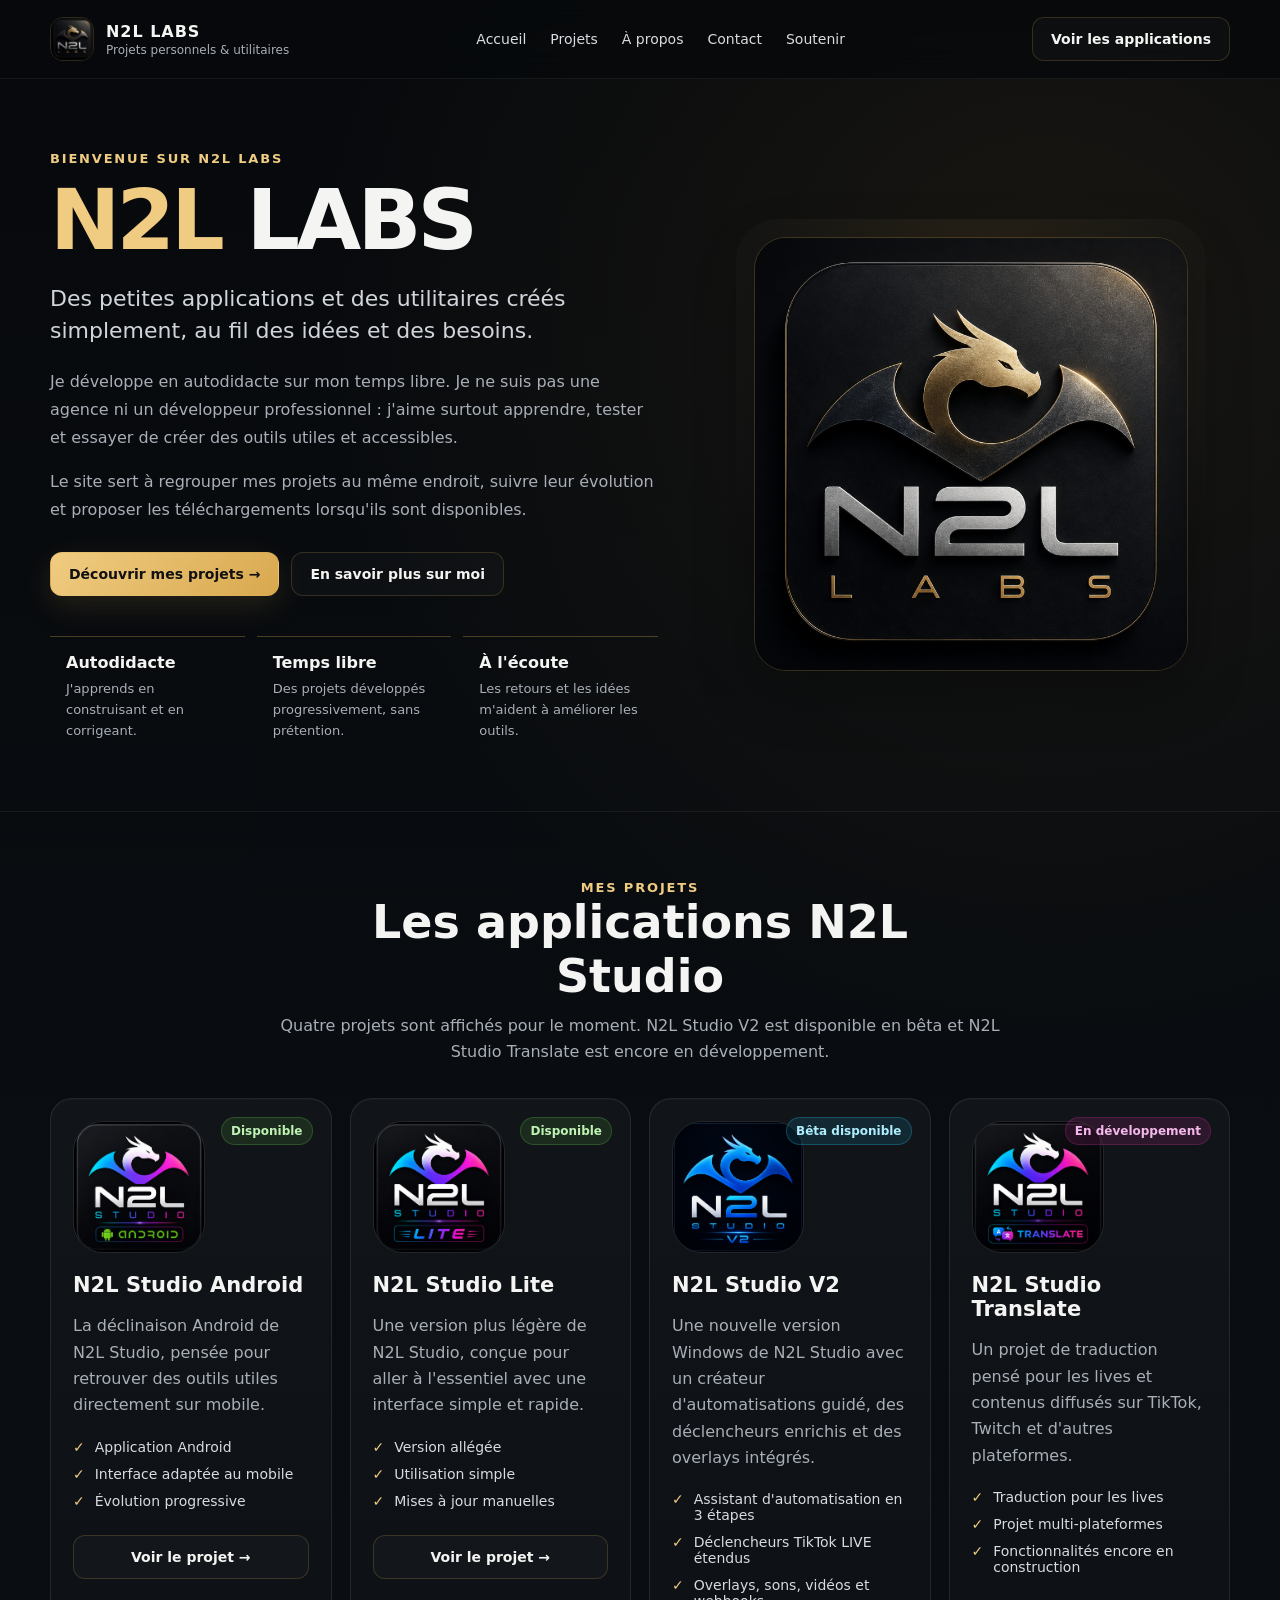
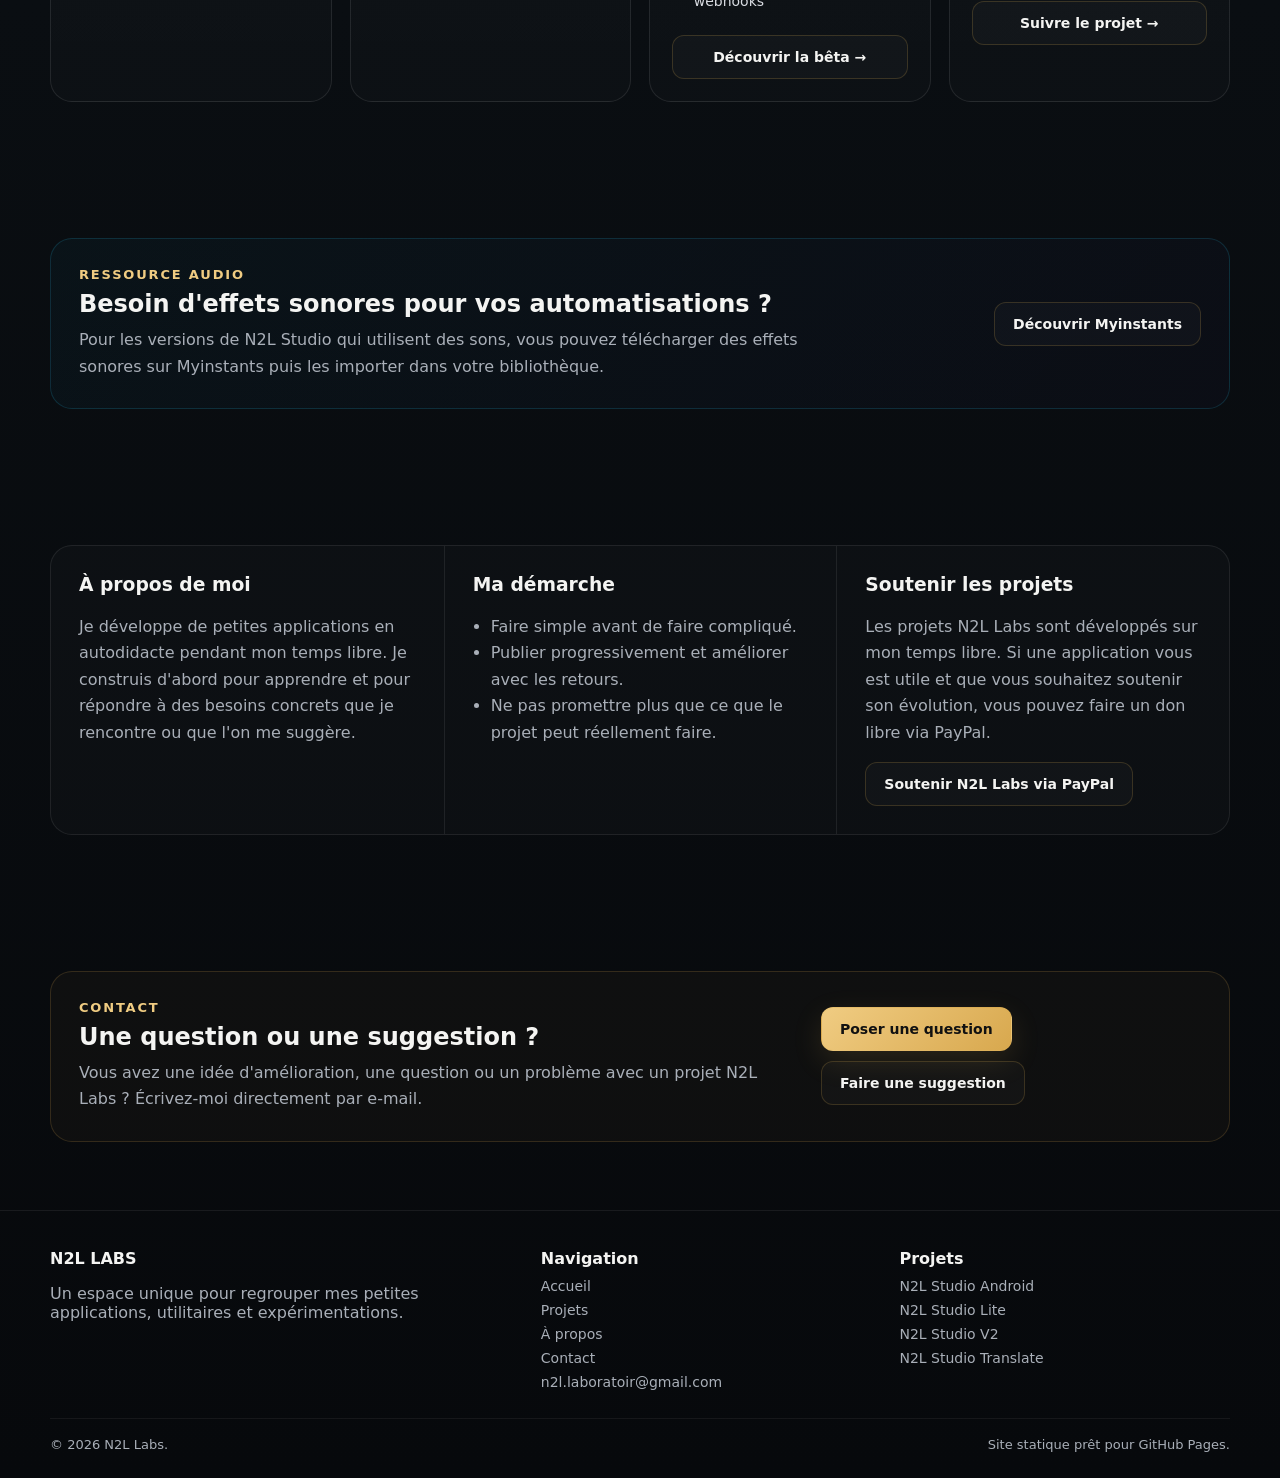
<file: index.html>
<!doctype html>
<html lang="fr">
<head>
  <meta charset="utf-8">
  <meta name="viewport" content="width=device-width, initial-scale=1">
  <meta name="description" content="N2L Labs regroupe mes petites applications et utilitaires développés en autodidacte sur mon temps libre.">
  <meta name="theme-color" content="#080b0e">
  <title>N2L Labs | Applications et utilitaires</title>
  <link rel="stylesheet" href="assets/css/style.css">
</head>
<body>
<header class="site-header">
  <div class="container navbar">
    <a class="brand" href="index.html" aria-label="N2L Labs, accueil">
      <img class="brand-mark" src="assets/img/n2l-labs.jpg" alt="Logo N2L Labs">
      <div class="brand-copy"><strong>N2L LABS</strong><span>Projets personnels & utilitaires</span></div>
    </a>
    <button class="menu-toggle" type="button" aria-expanded="false" aria-label="Ouvrir le menu">Menu</button>
    <nav class="nav-links" aria-label="Navigation principale">
      <a href="#accueil">Accueil</a>
      <a href="#projets">Projets</a>
      <a href="#apropos">À propos</a>
      <a href="#contact">Contact</a>
      <a href="#support">Soutenir</a>
    </nav>
    <a class="btn btn-secondary" href="#projets">Voir les applications</a>
  </div>
</header>

<main>
  <section class="hero" id="accueil">
    <div class="container hero-grid">
      <div class="hero-copy">
        <div class="eyebrow">Bienvenue sur N2L Labs</div>
        <h1><span class="gold">N2L</span> LABS</h1>
        <p class="lead">Des petites applications et des utilitaires créés simplement, au fil des idées et des besoins.</p>
        <p>Je développe en autodidacte sur mon temps libre. Je ne suis pas une agence ni un développeur professionnel : j'aime surtout apprendre, tester et essayer de créer des outils utiles et accessibles.</p>
        <p>Le site sert à regrouper mes projets au même endroit, suivre leur évolution et proposer les téléchargements lorsqu'ils sont disponibles.</p>
        <div class="hero-actions">
          <a class="btn btn-primary" href="#projets">Découvrir mes projets →</a>
          <a class="btn btn-secondary" href="#apropos">En savoir plus sur moi</a>
        </div>
        <div class="traits" aria-label="Ma démarche">
          <div class="trait"><strong>Autodidacte</strong><span>J'apprends en construisant et en corrigeant.</span></div>
          <div class="trait"><strong>Temps libre</strong><span>Des projets développés progressivement, sans prétention.</span></div>
          <div class="trait"><strong>À l'écoute</strong><span>Les retours et les idées m'aident à améliorer les outils.</span></div>
        </div>
      </div>
      <div class="hero-visual">
        <div class="hero-logo-wrap"><img class="hero-logo" src="assets/img/n2l-labs.jpg" alt="Logo premium noir et or de N2L Labs"></div>
      </div>
    </div>
  </section>

  <section class="section" id="projets">
    <div class="container">
      <div class="section-head">
        <div class="eyebrow">Mes projets</div>
        <h2>Les applications N2L Studio</h2>
        <p>Quatre projets sont affichés pour le moment. N2L Studio V2 est disponible en bêta et N2L Studio Translate est encore en développement.</p>
      </div>

      <div class="projects">
        <article class="project-card">
          <span class="badge badge-live">Disponible</span>
          <img class="project-logo" src="assets/img/n2l-studio-android.png" alt="Logo N2L Studio Android">
          <h3>N2L Studio Android</h3>
          <p>La déclinaison Android de N2L Studio, pensée pour retrouver des outils utiles directement sur mobile.</p>
          <ul class="feature-list">
            <li>Application Android</li>
            <li>Interface adaptée au mobile</li>
            <li>Évolution progressive</li>
          </ul>
          <a class="btn btn-secondary" href="projects/studio-android.html">Voir le projet →</a>
        </article>

        <article class="project-card">
          <span class="badge badge-live">Disponible</span>
          <img class="project-logo" src="assets/img/n2l-studio-lite.png" alt="Logo N2L Studio Lite">
          <h3>N2L Studio Lite</h3>
          <p>Une version plus légère de N2L Studio, conçue pour aller à l'essentiel avec une interface simple et rapide.</p>
          <ul class="feature-list">
            <li>Version allégée</li>
            <li>Utilisation simple</li>
            <li>Mises à jour manuelles</li>
          </ul>
          <a class="btn btn-secondary" href="projects/studio-lite.html">Voir le projet →</a>
        </article>

        <article class="project-card">
          <span class="badge badge-beta">Bêta disponible</span>
          <img class="project-logo" src="assets/img/n2l-studio-v2.png" alt="Logo N2L Studio V2">
          <h3>N2L Studio V2</h3>
          <p>Une nouvelle version Windows de N2L Studio avec un créateur d'automatisations guidé, des déclencheurs enrichis et des overlays intégrés.</p>
          <ul class="feature-list">
            <li>Assistant d'automatisation en 3 étapes</li>
            <li>Déclencheurs TikTok LIVE étendus</li>
            <li>Overlays, sons, vidéos et webhooks</li>
          </ul>
          <a class="btn btn-secondary" href="projects/studio-v2.html">Découvrir la bêta →</a>
        </article>

        <article class="project-card">
          <span class="badge badge-dev">En développement</span>
          <img class="project-logo" src="assets/img/n2l-studio-translate.png" alt="Logo N2L Studio Translate">
          <h3>N2L Studio Translate</h3>
          <p>Un projet de traduction pensé pour les lives et contenus diffusés sur TikTok, Twitch et d'autres plateformes.</p>
          <ul class="feature-list">
            <li>Traduction pour les lives</li>
            <li>Projet multi-plateformes</li>
            <li>Fonctionnalités encore en construction</li>
          </ul>
          <a class="btn btn-secondary" href="projects/translate.html">Suivre le projet →</a>
        </article>
      </div>
    </div>
  </section>

  <section class="section">
    <div class="container">
      <div class="resource-strip">
        <div>
          <div class="eyebrow">Ressource audio</div>
          <h2>Besoin d'effets sonores pour vos automatisations ?</h2>
          <p>Pour les versions de N2L Studio qui utilisent des sons, vous pouvez télécharger des effets sonores sur Myinstants puis les importer dans votre bibliothèque.</p>
        </div>
        <a class="btn btn-secondary" href="https://www.myinstants.com/fr/index/fr/" target="_blank" rel="noopener noreferrer">Découvrir Myinstants</a>
      </div>
    </div>
  </section>

  <section class="section" id="apropos">
    <div class="container about-grid">
      <div class="about-panel">
        <h3>À propos de moi</h3>
        <p>Je développe de petites applications en autodidacte pendant mon temps libre. Je construis d'abord pour apprendre et pour répondre à des besoins concrets que je rencontre ou que l'on me suggère.</p>
      </div>
      <div class="about-panel">
        <h3>Ma démarche</h3>
        <ul>
          <li>Faire simple avant de faire compliqué.</li>
          <li>Publier progressivement et améliorer avec les retours.</li>
          <li>Ne pas promettre plus que ce que le projet peut réellement faire.</li>
        </ul>
      </div>
      <div class="about-panel" id="support">
        <h3>Soutenir les projets</h3>
        <p>Les projets N2L Labs sont développés sur mon temps libre. Si une application vous est utile et que vous souhaitez soutenir son évolution, vous pouvez faire un don libre via PayPal.</p>
        <a class="btn btn-secondary" href="https://paypal.me/N2LStudio" target="_blank" rel="noopener noreferrer">Soutenir N2L Labs via PayPal</a>
      </div>
    </div>
  </section>

  <section class="section" id="contact">
    <div class="container">
      <div class="contact-strip">
        <div>
          <div class="eyebrow">Contact</div>
          <h2>Une question ou une suggestion ?</h2>
          <p>Vous avez une idée d'amélioration, une question ou un problème avec un projet N2L Labs ? Écrivez-moi directement par e-mail.</p>
        </div>
        <div class="contact-actions">
          <a class="btn btn-primary" href="mailto:n2l.laboratoir@gmail.com?subject=Question%20-%20N2L%20Labs">Poser une question</a>
          <a class="btn btn-secondary" href="mailto:n2l.laboratoir@gmail.com?subject=Suggestion%20-%20N2L%20Labs">Faire une suggestion</a>
        </div>
      </div>
    </div>
  </section>

</main>

<footer>
  <div class="container">
    <div class="footer-grid">
      <div>
        <div class="footer-title">N2L LABS</div>
        <p>Un espace unique pour regrouper mes petites applications, utilitaires et expérimentations.</p>
      </div>
      <div>
        <div class="footer-title">Navigation</div>
        <div class="footer-links"><a href="#accueil">Accueil</a><a href="#projets">Projets</a><a href="#apropos">À propos</a><a href="#contact">Contact</a><a href="mailto:n2l.laboratoir@gmail.com">n2l.laboratoir@gmail.com</a></div>
      </div>
      <div>
        <div class="footer-title">Projets</div>
        <div class="footer-links"><a href="projects/studio-android.html">N2L Studio Android</a><a href="projects/studio-lite.html">N2L Studio Lite</a><a href="projects/studio-v2.html">N2L Studio V2</a><a href="projects/translate.html">N2L Studio Translate</a></div>
      </div>
    </div>
    <div class="footer-bottom"><span>© <span data-year></span> N2L Labs.</span><span>Site statique prêt pour GitHub Pages.</span></div>
  </div>
</footer>
<script src="assets/js/main.js"></script>
</body>
</html>
</file>
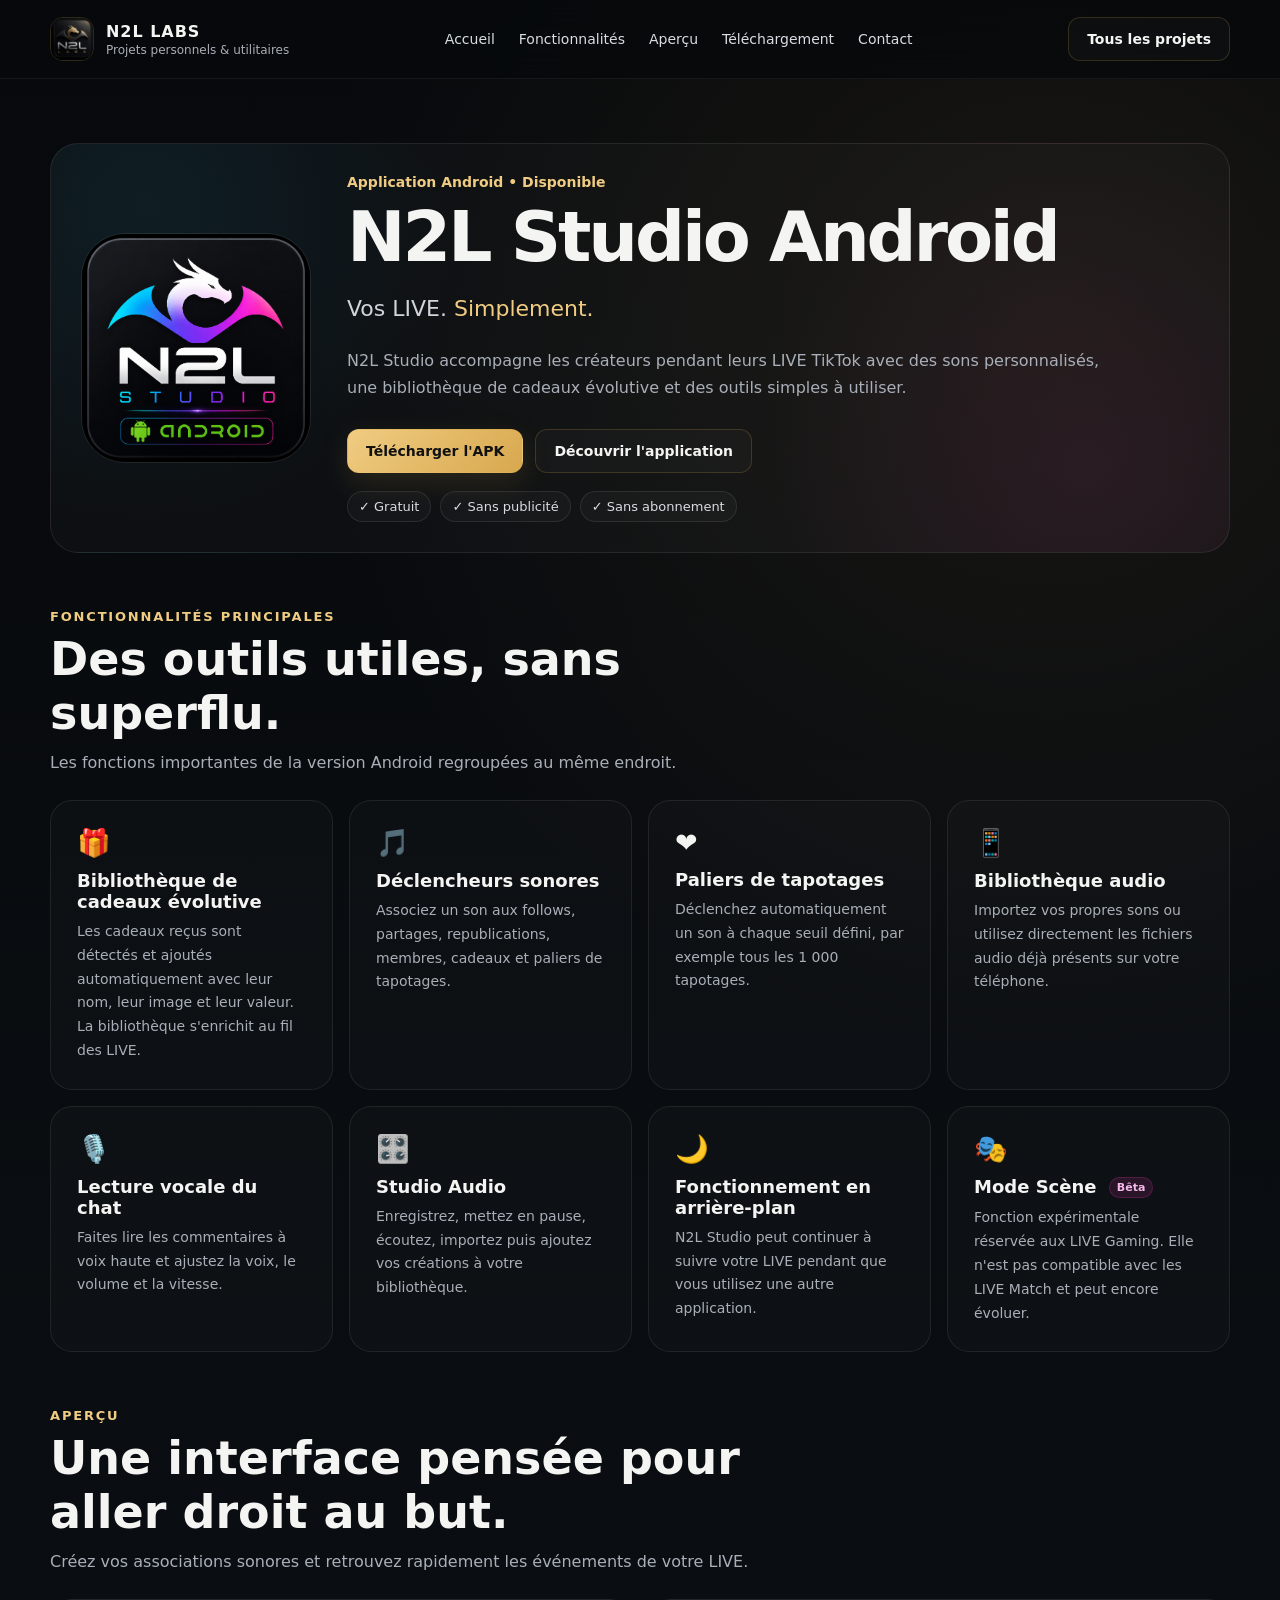
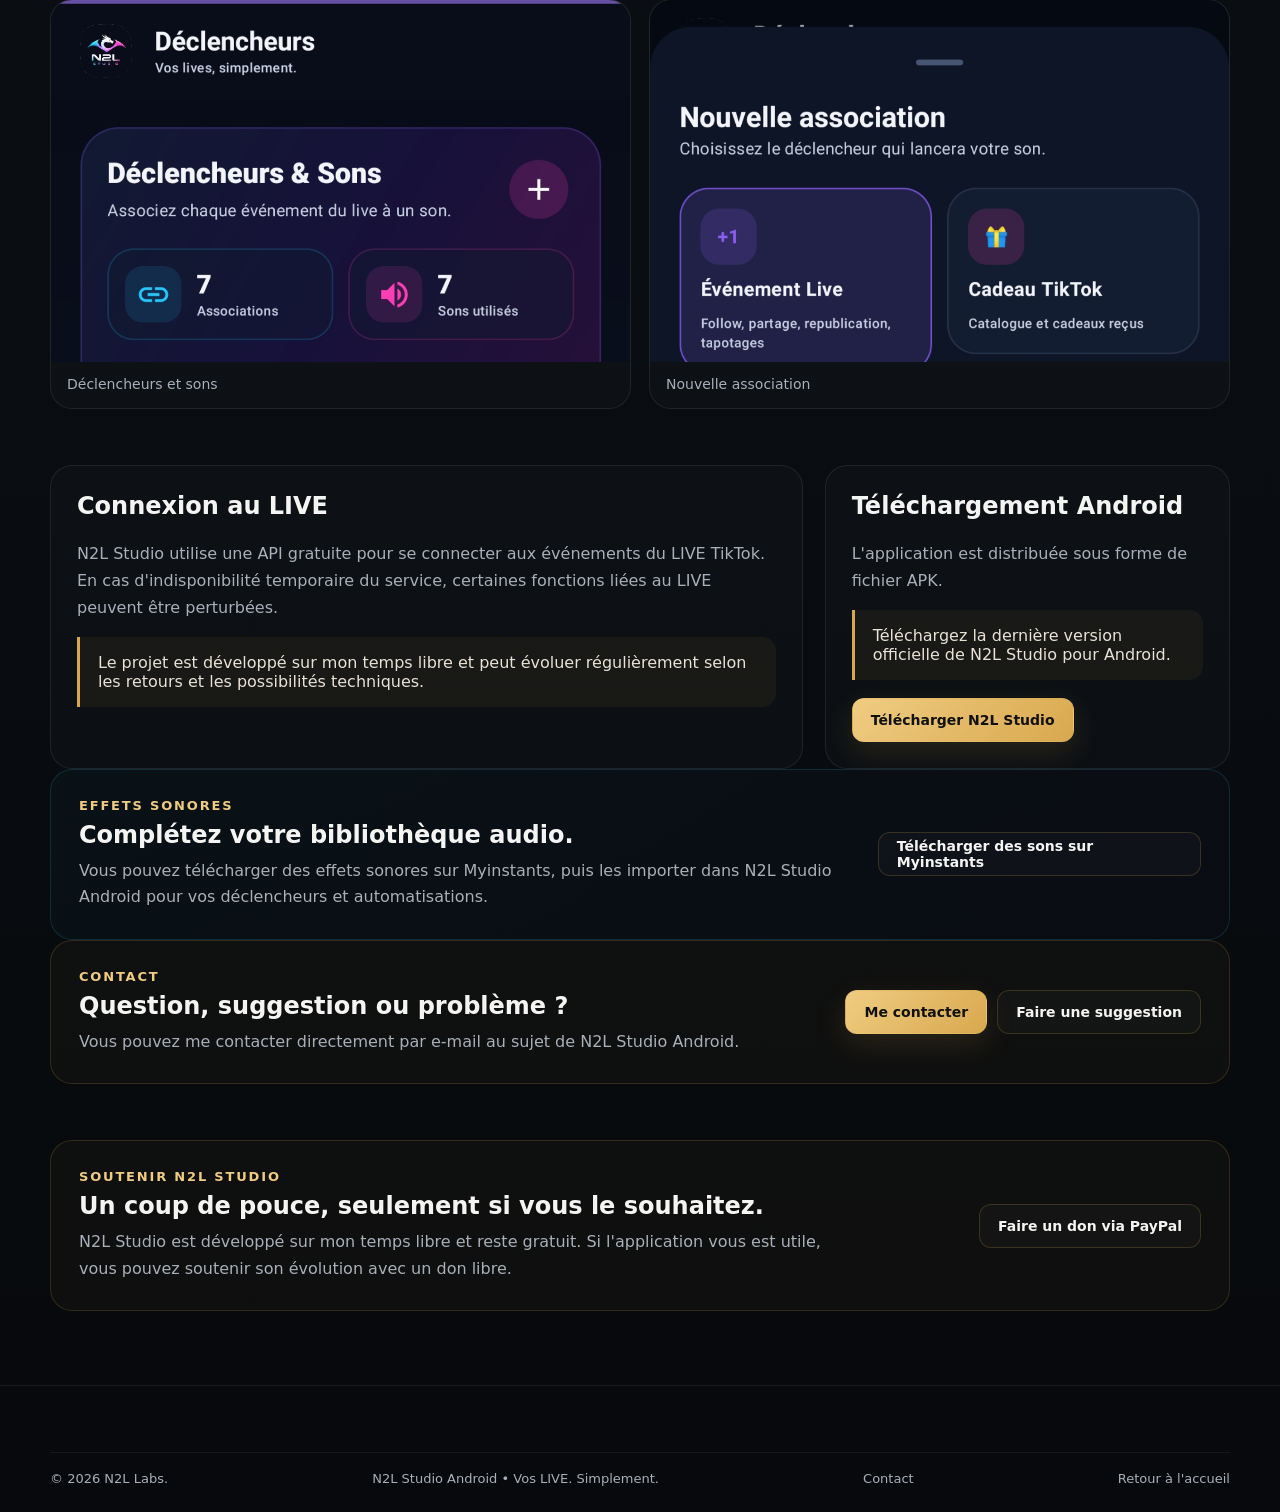
<file: projects/studio-android.html>
<!doctype html>
<html lang="fr">
<head>
  <meta charset="utf-8">
  <meta name="viewport" content="width=device-width, initial-scale=1">
  <meta name="description" content="N2L Studio Android, application gratuite pour accompagner vos LIVE TikTok avec des sons personnalisés et des outils simples.">
  <meta name="theme-color" content="#080b0e">
  <title>N2L Studio Android | N2L Labs</title>
  <link rel="icon" href="../assets/img/n2l-studio-android.png">
  <link rel="stylesheet" href="../assets/css/style.css">
</head>
<body>
<header class="site-header">
  <div class="container navbar">
    <a class="brand" href="../index.html"><img class="brand-mark" src="../assets/img/n2l-labs.jpg" alt="Logo N2L Labs"><div class="brand-copy"><strong>N2L LABS</strong><span>Projets personnels & utilitaires</span></div></a>
    <button class="menu-toggle" type="button" aria-expanded="false" aria-label="Ouvrir le menu">Menu</button>
    <nav class="nav-links"><a href="../index.html">Accueil</a><a href="#fonctionnalites">Fonctionnalités</a><a href="#apercu">Aperçu</a><a href="#download">Téléchargement</a><a href="#contact">Contact</a></nav>
    <a class="btn btn-secondary" href="../index.html#projets">Tous les projets</a>
  </div>
</header>

<main class="project-page android-project-page">
  <div class="container">
    <section class="project-hero android-hero">
      <img src="../assets/img/n2l-studio-android.png" alt="Logo N2L Studio Android">
      <div>
        <div class="status-line">Application Android • Disponible</div>
        <h1>N2L Studio Android</h1>
        <p class="lead">Vos LIVE. <span class="gold">Simplement.</span></p>
        <p>N2L Studio accompagne les créateurs pendant leurs LIVE TikTok avec des sons personnalisés, une bibliothèque de cadeaux évolutive et des outils simples à utiliser.</p>
        <div class="hero-actions">
          <a class="btn btn-primary" href="#download">Télécharger l'APK</a>
          <a class="btn btn-secondary" href="#fonctionnalites">Découvrir l'application</a>
        </div>
        <div class="app-pills" aria-label="Caractéristiques principales">
          <span>✓ Gratuit</span><span>✓ Sans publicité</span><span>✓ Sans abonnement</span>
        </div>
      </div>
    </section>

    <section class="project-section" id="fonctionnalites">
      <div class="section-head left-head">
        <div class="eyebrow">Fonctionnalités principales</div>
        <h2>Des outils utiles, sans superflu.</h2>
        <p>Les fonctions importantes de la version Android regroupées au même endroit.</p>
      </div>
      <div class="feature-cards android-features">
        <article class="content-box feature-box"><div class="feature-icon">🎁</div><h3>Bibliothèque de cadeaux évolutive</h3><p>Les cadeaux reçus sont détectés et ajoutés automatiquement avec leur nom, leur image et leur valeur. La bibliothèque s'enrichit au fil des LIVE.</p></article>
        <article class="content-box feature-box"><div class="feature-icon">🎵</div><h3>Déclencheurs sonores</h3><p>Associez un son aux follows, partages, republications, membres, cadeaux et paliers de tapotages.</p></article>
        <article class="content-box feature-box"><div class="feature-icon">❤️</div><h3>Paliers de tapotages</h3><p>Déclenchez automatiquement un son à chaque seuil défini, par exemple tous les 1 000 tapotages.</p></article>
        <article class="content-box feature-box"><div class="feature-icon">📱</div><h3>Bibliothèque audio</h3><p>Importez vos propres sons ou utilisez directement les fichiers audio déjà présents sur votre téléphone.</p></article>
        <article class="content-box feature-box"><div class="feature-icon">🎙️</div><h3>Lecture vocale du chat</h3><p>Faites lire les commentaires à voix haute et ajustez la voix, le volume et la vitesse.</p></article>
        <article class="content-box feature-box"><div class="feature-icon">🎛️</div><h3>Studio Audio</h3><p>Enregistrez, mettez en pause, écoutez, importez puis ajoutez vos créations à votre bibliothèque.</p></article>
        <article class="content-box feature-box"><div class="feature-icon">🌙</div><h3>Fonctionnement en arrière-plan</h3><p>N2L Studio peut continuer à suivre votre LIVE pendant que vous utilisez une autre application.</p></article>
        <article class="content-box feature-box"><div class="feature-icon">🎭</div><h3>Mode Scène <span class="mini-badge">Bêta</span></h3><p>Fonction expérimentale réservée aux LIVE Gaming. Elle n'est pas compatible avec les LIVE Match et peut encore évoluer.</p></article>
      </div>
    </section>

    <section class="project-section" id="apercu">
      <div class="section-head left-head">
        <div class="eyebrow">Aperçu</div>
        <h2>Une interface pensée pour aller droit au but.</h2>
        <p>Créez vos associations sonores et retrouvez rapidement les événements de votre LIVE.</p>
      </div>
      <div class="android-gallery">
        <figure class="screenshot-box"><img src="../assets/img/android/triggers-dashboard.png" alt="Tableau des déclencheurs de N2L Studio Android"><figcaption>Déclencheurs et sons</figcaption></figure>
        <figure class="screenshot-box"><img src="../assets/img/android/association-events.png" alt="Création d'une nouvelle association dans N2L Studio Android"><figcaption>Nouvelle association</figcaption></figure>
      </div>
    </section>

    <section class="project-section">
      <div class="content-grid android-info-grid">
        <section class="content-box">
          <h2>Connexion au LIVE</h2>
          <p>N2L Studio utilise une API gratuite pour se connecter aux événements du LIVE TikTok. En cas d'indisponibilité temporaire du service, certaines fonctions liées au LIVE peuvent être perturbées.</p>
          <div class="notice">Le projet est développé sur mon temps libre et peut évoluer régulièrement selon les retours et les possibilités techniques.</div>
        </section>
        <aside class="content-box" id="download">
          <h2>Téléchargement Android</h2>
          <p>L'application est distribuée sous forme de fichier APK.</p>
          <div class="notice">Téléchargez la dernière version officielle de N2L Studio pour Android.</div>
          <div class="download-actions">
            <a class="btn btn-primary" href="https://github.com/n2llaboratoir-sketch/n2l-studio/releases/latest/download/N2L-Studio.apk">Télécharger N2L Studio</a>
          </div>
        </aside>
      </div>
    </section>


    <section class="project-section resource-strip">
      <div>
        <div class="eyebrow">Effets sonores</div>
        <h2>Complétez votre bibliothèque audio.</h2>
        <p>Vous pouvez télécharger des effets sonores sur Myinstants, puis les importer dans N2L Studio Android pour vos déclencheurs et automatisations.</p>
      </div>
      <a class="btn btn-secondary" href="https://www.myinstants.com/fr/index/fr/" target="_blank" rel="noopener noreferrer">Télécharger des sons sur Myinstants</a>
    </section>

    <section class="project-section contact-strip" id="contact">
      <div>
        <div class="eyebrow">Contact</div>
        <h2>Question, suggestion ou problème ?</h2>
        <p>Vous pouvez me contacter directement par e-mail au sujet de N2L Studio Android.</p>
      </div>
      <div class="contact-actions">
        <a class="btn btn-primary" href="mailto:n2l.laboratoir@gmail.com?subject=Question%20-%20N2L%20Studio%20Android">Me contacter</a>
        <a class="btn btn-secondary" href="mailto:n2l.laboratoir@gmail.com?subject=Suggestion%20-%20N2L%20Studio%20Android">Faire une suggestion</a>
      </div>
    </section>

    <section class="project-section support-strip">
      <div>
        <div class="eyebrow">Soutenir N2L Studio</div>
        <h2>Un coup de pouce, seulement si vous le souhaitez.</h2>
        <p>N2L Studio est développé sur mon temps libre et reste gratuit. Si l'application vous est utile, vous pouvez soutenir son évolution avec un don libre.</p>
      </div>
      <a class="btn btn-secondary" href="https://paypal.me/N2LStudio" target="_blank" rel="noopener">Faire un don via PayPal</a>
    </section>
  </div>
</main>

<footer><div class="container"><div class="footer-bottom"><span>© <span data-year></span> N2L Labs.</span><span>N2L Studio Android • Vos LIVE. Simplement.</span><a href="mailto:n2l.laboratoir@gmail.com">Contact</a><a href="../index.html">Retour à l'accueil</a></div></div></footer>
<script src="../assets/js/main.js"></script>
</body>
</html>
</file>
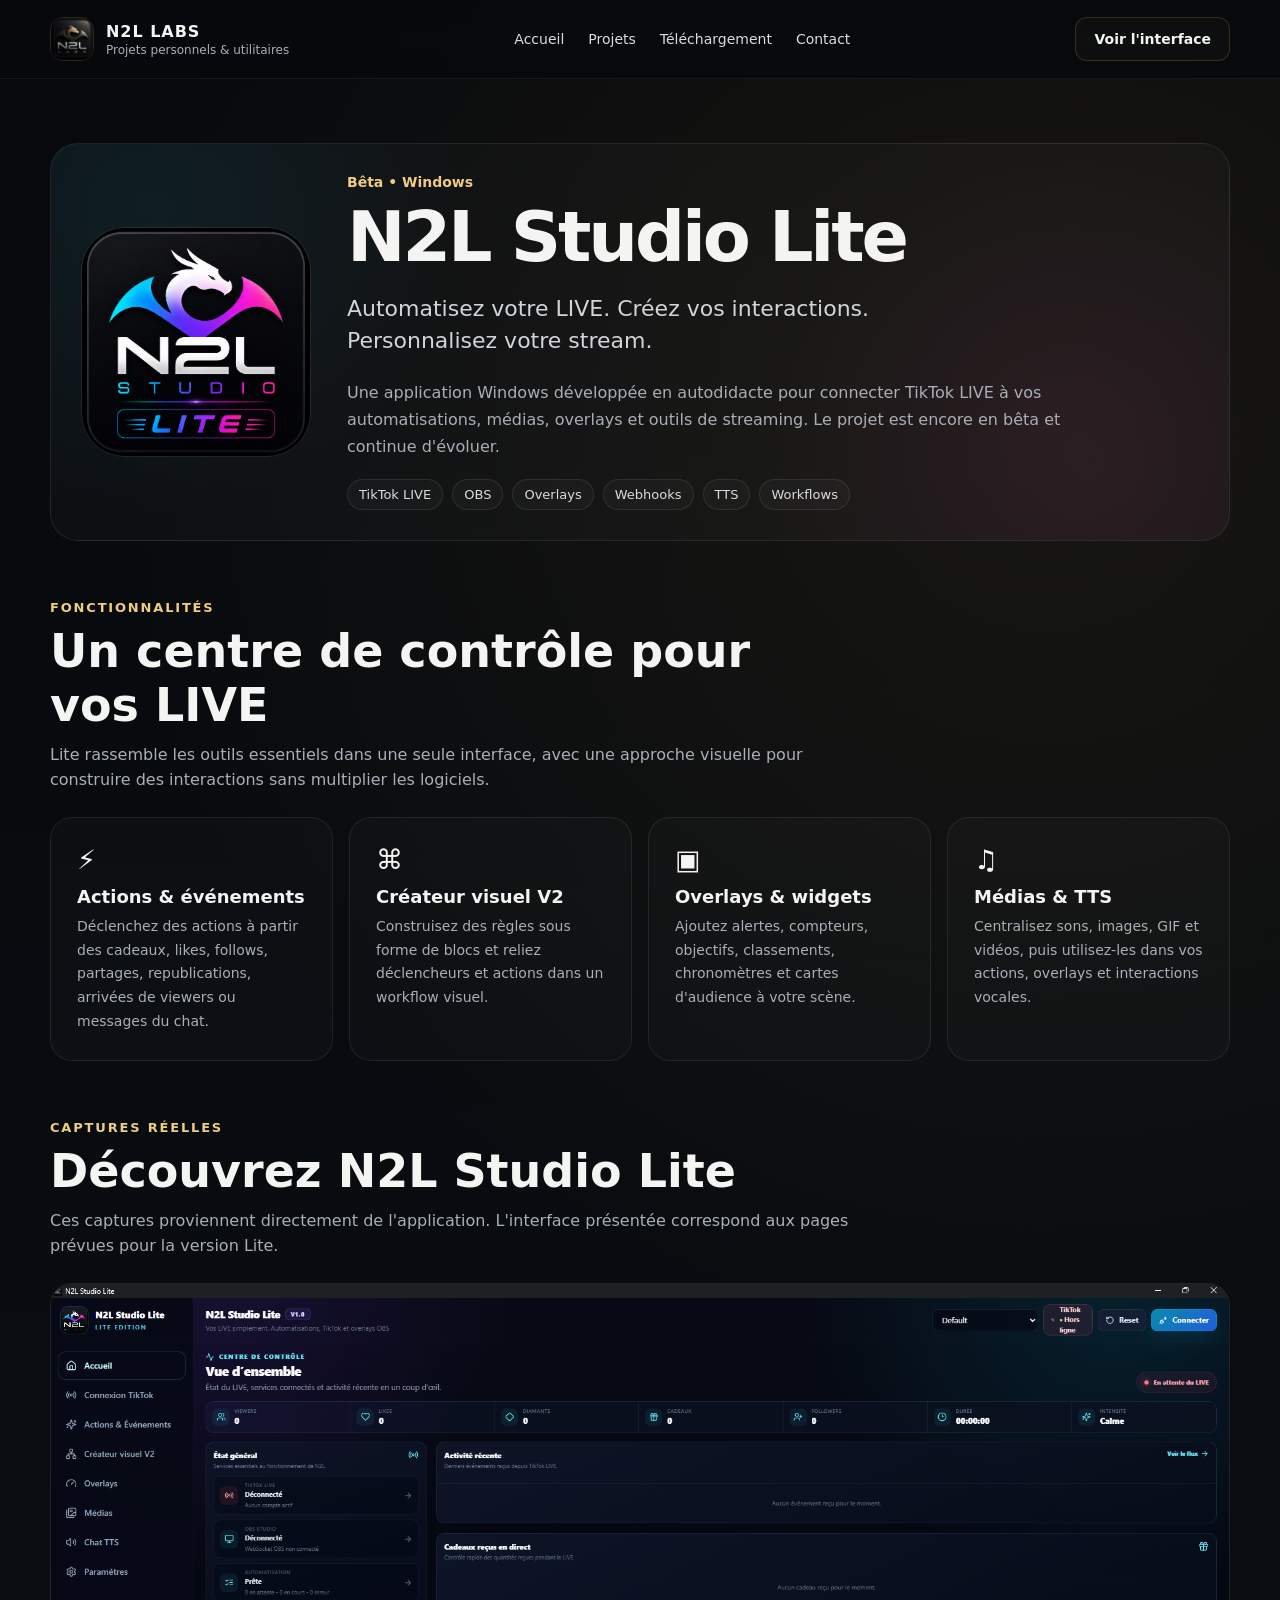
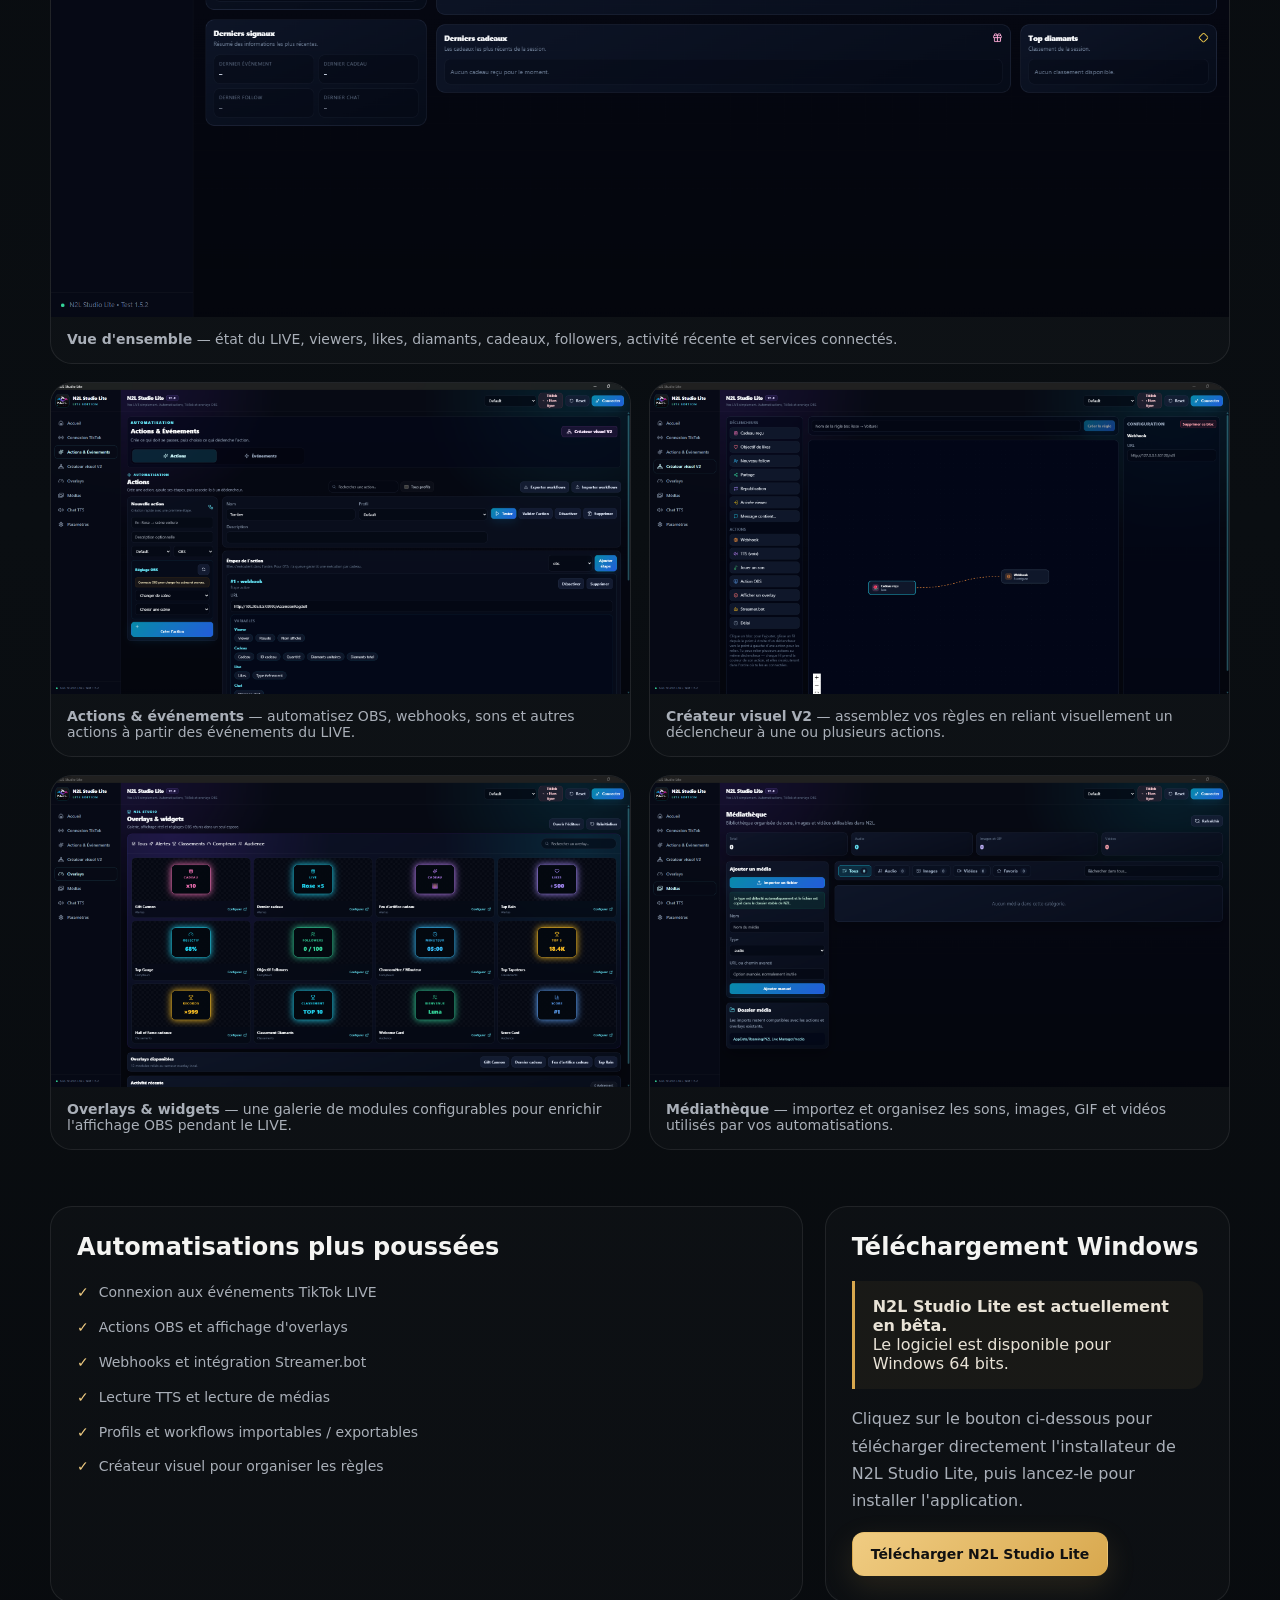
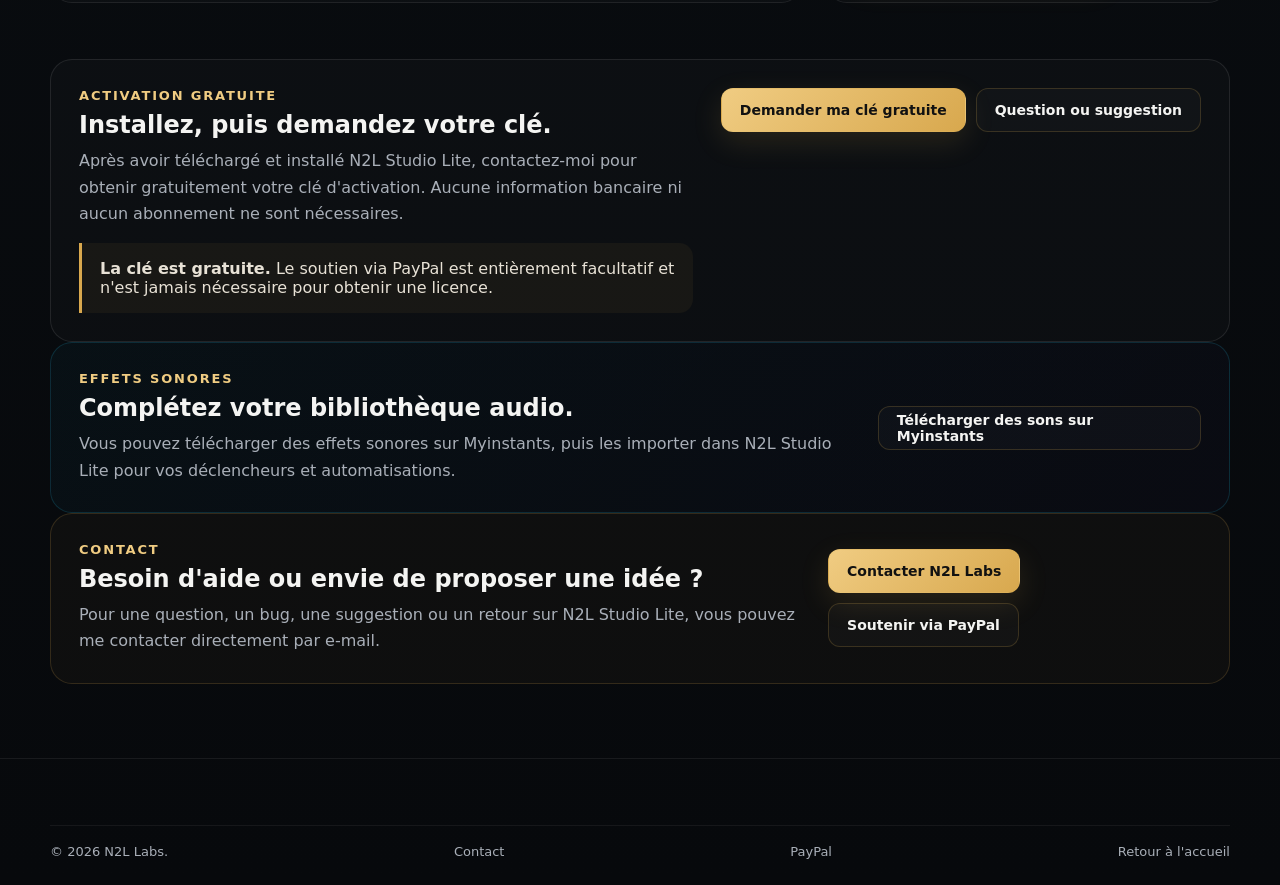
<file: projects/studio-lite.html>
<!doctype html>
<html lang="fr">
<head>
  <meta charset="utf-8">
  <meta name="viewport" content="width=device-width, initial-scale=1">
  <meta name="description" content="N2L Studio Lite, application Windows en bêta pour automatiser et enrichir les LIVE TikTok avec OBS, overlays, webhooks, TTS et workflows.">
  <meta name="theme-color" content="#080b0e">
  <title>N2L Studio Lite | N2L Labs</title>
  <link rel="stylesheet" href="../assets/css/style.css">
</head>
<body>
<header class="site-header">
  <div class="container navbar">
    <a class="brand" href="../index.html"><img class="brand-mark" src="../assets/img/n2l-labs.jpg" alt="Logo N2L Labs"><div class="brand-copy"><strong>N2L LABS</strong><span>Projets personnels & utilitaires</span></div></a>
    <button class="menu-toggle" type="button" aria-expanded="false" aria-label="Ouvrir le menu">Menu</button>
    <nav class="nav-links"><a href="../index.html">Accueil</a><a href="../index.html#projets">Projets</a><a href="#download">Téléchargement</a><a href="#contact">Contact</a></nav>
    <a class="btn btn-secondary" href="#captures">Voir l'interface</a>
  </div>
</header>
<main class="project-page android-project-page">
  <div class="container">
    <section class="project-hero android-hero">
      <img src="../assets/img/n2l-studio-lite.png" alt="Logo N2L Studio Lite">
      <div>
        <div class="status-line">Bêta • Windows</div>
        <h1>N2L Studio Lite</h1>
        <p class="lead">Automatisez votre LIVE. Créez vos interactions. Personnalisez votre stream.</p>
        <p>Une application Windows développée en autodidacte pour connecter TikTok LIVE à vos automatisations, médias, overlays et outils de streaming. Le projet est encore en bêta et continue d'évoluer.</p>
        <div class="app-pills"><span>TikTok LIVE</span><span>OBS</span><span>Overlays</span><span>Webhooks</span><span>TTS</span><span>Workflows</span></div>
      </div>
    </section>

    <section class="project-section">
      <div class="section-head left-head"><span class="eyebrow">Fonctionnalités</span><h2>Un centre de contrôle pour vos LIVE</h2><p>Lite rassemble les outils essentiels dans une seule interface, avec une approche visuelle pour construire des interactions sans multiplier les logiciels.</p></div>
      <div class="feature-cards">
        <article class="content-box feature-box"><div class="feature-icon">⚡</div><h3>Actions & événements</h3><p>Déclenchez des actions à partir des cadeaux, likes, follows, partages, republications, arrivées de viewers ou messages du chat.</p></article>
        <article class="content-box feature-box"><div class="feature-icon">⌘</div><h3>Créateur visuel V2</h3><p>Construisez des règles sous forme de blocs et reliez déclencheurs et actions dans un workflow visuel.</p></article>
        <article class="content-box feature-box"><div class="feature-icon">▣</div><h3>Overlays & widgets</h3><p>Ajoutez alertes, compteurs, objectifs, classements, chronomètres et cartes d'audience à votre scène.</p></article>
        <article class="content-box feature-box"><div class="feature-icon">♫</div><h3>Médias & TTS</h3><p>Centralisez sons, images, GIF et vidéos, puis utilisez-les dans vos actions, overlays et interactions vocales.</p></article>
      </div>
    </section>

    <section class="project-section" id="captures">
      <div class="section-head left-head"><span class="eyebrow">Captures réelles</span><h2>Découvrez N2L Studio Lite</h2><p>Ces captures proviennent directement de l'application. L'interface présentée correspond aux pages prévues pour la version Lite.</p></div>
      <div class="android-gallery lite-gallery">
        <figure class="screenshot-box"><img src="../assets/img/lite/vue-ensemble.png" alt="Vue d'ensemble de N2L Studio Lite" loading="lazy"><figcaption><strong>Vue d'ensemble</strong> — état du LIVE, viewers, likes, diamants, cadeaux, followers, activité récente et services connectés.</figcaption></figure>
        <figure class="screenshot-box"><img src="../assets/img/lite/actions-evenements.png" alt="Actions et événements de N2L Studio Lite" loading="lazy"><figcaption><strong>Actions & événements</strong> — automatisez OBS, webhooks, sons et autres actions à partir des événements du LIVE.</figcaption></figure>
        <figure class="screenshot-box"><img src="../assets/img/lite/createur-visuel.png" alt="Créateur visuel V2 de N2L Studio Lite" loading="lazy"><figcaption><strong>Créateur visuel V2</strong> — assemblez vos règles en reliant visuellement un déclencheur à une ou plusieurs actions.</figcaption></figure>
        <figure class="screenshot-box"><img src="../assets/img/lite/overlays-widgets.png" alt="Galerie overlays et widgets de N2L Studio Lite" loading="lazy"><figcaption><strong>Overlays & widgets</strong> — une galerie de modules configurables pour enrichir l'affichage OBS pendant le LIVE.</figcaption></figure>
        <figure class="screenshot-box"><img src="../assets/img/lite/mediatheque.png" alt="Médiathèque de N2L Studio Lite" loading="lazy"><figcaption><strong>Médiathèque</strong> — importez et organisez les sons, images, GIF et vidéos utilisés par vos automatisations.</figcaption></figure>
      </div>
    </section>

    <section class="project-section">
      <div class="content-grid android-info-grid">
        <section class="content-box"><h2>Automatisations plus poussées</h2><ul class="feature-list"><li>Connexion aux événements TikTok LIVE</li><li>Actions OBS et affichage d'overlays</li><li>Webhooks et intégration Streamer.bot</li><li>Lecture TTS et lecture de médias</li><li>Profils et workflows importables / exportables</li><li>Créateur visuel pour organiser les règles</li></ul></section>
        <aside class="content-box" id="download">
          <h2>Téléchargement Windows</h2>
          <div class="notice"><strong>N2L Studio Lite est actuellement en bêta.</strong><br>Le logiciel est disponible pour Windows 64 bits.</div>
          <p>Cliquez sur le bouton ci-dessous pour télécharger directement l'installateur de N2L Studio Lite, puis lancez-le pour installer l'application.</p>
          <div class="download-actions"><a class="btn btn-primary" href="https://github.com/n2llaboratoir-sketch/N2L-Studio-Lite/releases/latest/download/N2L.Studio.Lite_1.0.0_x64-setup.exe">Télécharger N2L Studio Lite</a></div>
        </aside>
      </div>
    </section>

    <section class="project-section">
      <div class="license-strip">
        <div>
          <div class="eyebrow">Activation gratuite</div>
          <h2>Installez, puis demandez votre clé.</h2>
          <p>Après avoir téléchargé et installé N2L Studio Lite, contactez-moi pour obtenir gratuitement votre clé d'activation. Aucune information bancaire ni aucun abonnement ne sont nécessaires.</p>
          <div class="notice"><strong>La clé est gratuite.</strong> Le soutien via PayPal est entièrement facultatif et n'est jamais nécessaire pour obtenir une licence.</div>
        </div>
        <div class="contact-actions">
          <a class="btn btn-primary" href="mailto:n2l.laboratoir@gmail.com?subject=Demande%20de%20clé%20-%20N2L%20Studio%20Lite">Demander ma clé gratuite</a>
          <a class="btn btn-secondary" href="mailto:n2l.laboratoir@gmail.com?subject=Question%20ou%20suggestion%20-%20N2L%20Studio%20Lite">Question ou suggestion</a>
        </div>
      </div>
    </section>

    <section class="project-section resource-strip">
      <div>
        <div class="eyebrow">Effets sonores</div>
        <h2>Complétez votre bibliothèque audio.</h2>
        <p>Vous pouvez télécharger des effets sonores sur Myinstants, puis les importer dans N2L Studio Lite pour vos déclencheurs et automatisations.</p>
      </div>
      <a class="btn btn-secondary" href="https://www.myinstants.com/fr/index/fr/" target="_blank" rel="noopener noreferrer">Télécharger des sons sur Myinstants</a>
    </section>

    <section class="project-section contact-strip" id="contact">
      <div>
        <div class="eyebrow">Contact</div>
        <h2>Besoin d'aide ou envie de proposer une idée ?</h2>
        <p>Pour une question, un bug, une suggestion ou un retour sur N2L Studio Lite, vous pouvez me contacter directement par e-mail.</p>
      </div>
      <div class="contact-actions">
        <a class="btn btn-primary" href="mailto:n2l.laboratoir@gmail.com?subject=Contact%20-%20N2L%20Studio%20Lite">Contacter N2L Labs</a>
        <a class="btn btn-secondary" href="https://paypal.me/N2LStudio" target="_blank" rel="noopener noreferrer">Soutenir via PayPal</a>
      </div>
    </section>
  </div>
</main>
<footer><div class="container"><div class="footer-bottom"><span>© <span data-year></span> N2L Labs.</span><a href="mailto:n2l.laboratoir@gmail.com">Contact</a><a href="https://paypal.me/N2LStudio" target="_blank" rel="noopener noreferrer">PayPal</a><a href="../index.html">Retour à l'accueil</a></div></div></footer>
<script src="../assets/js/main.js"></script>
</body>
</html>
</file>
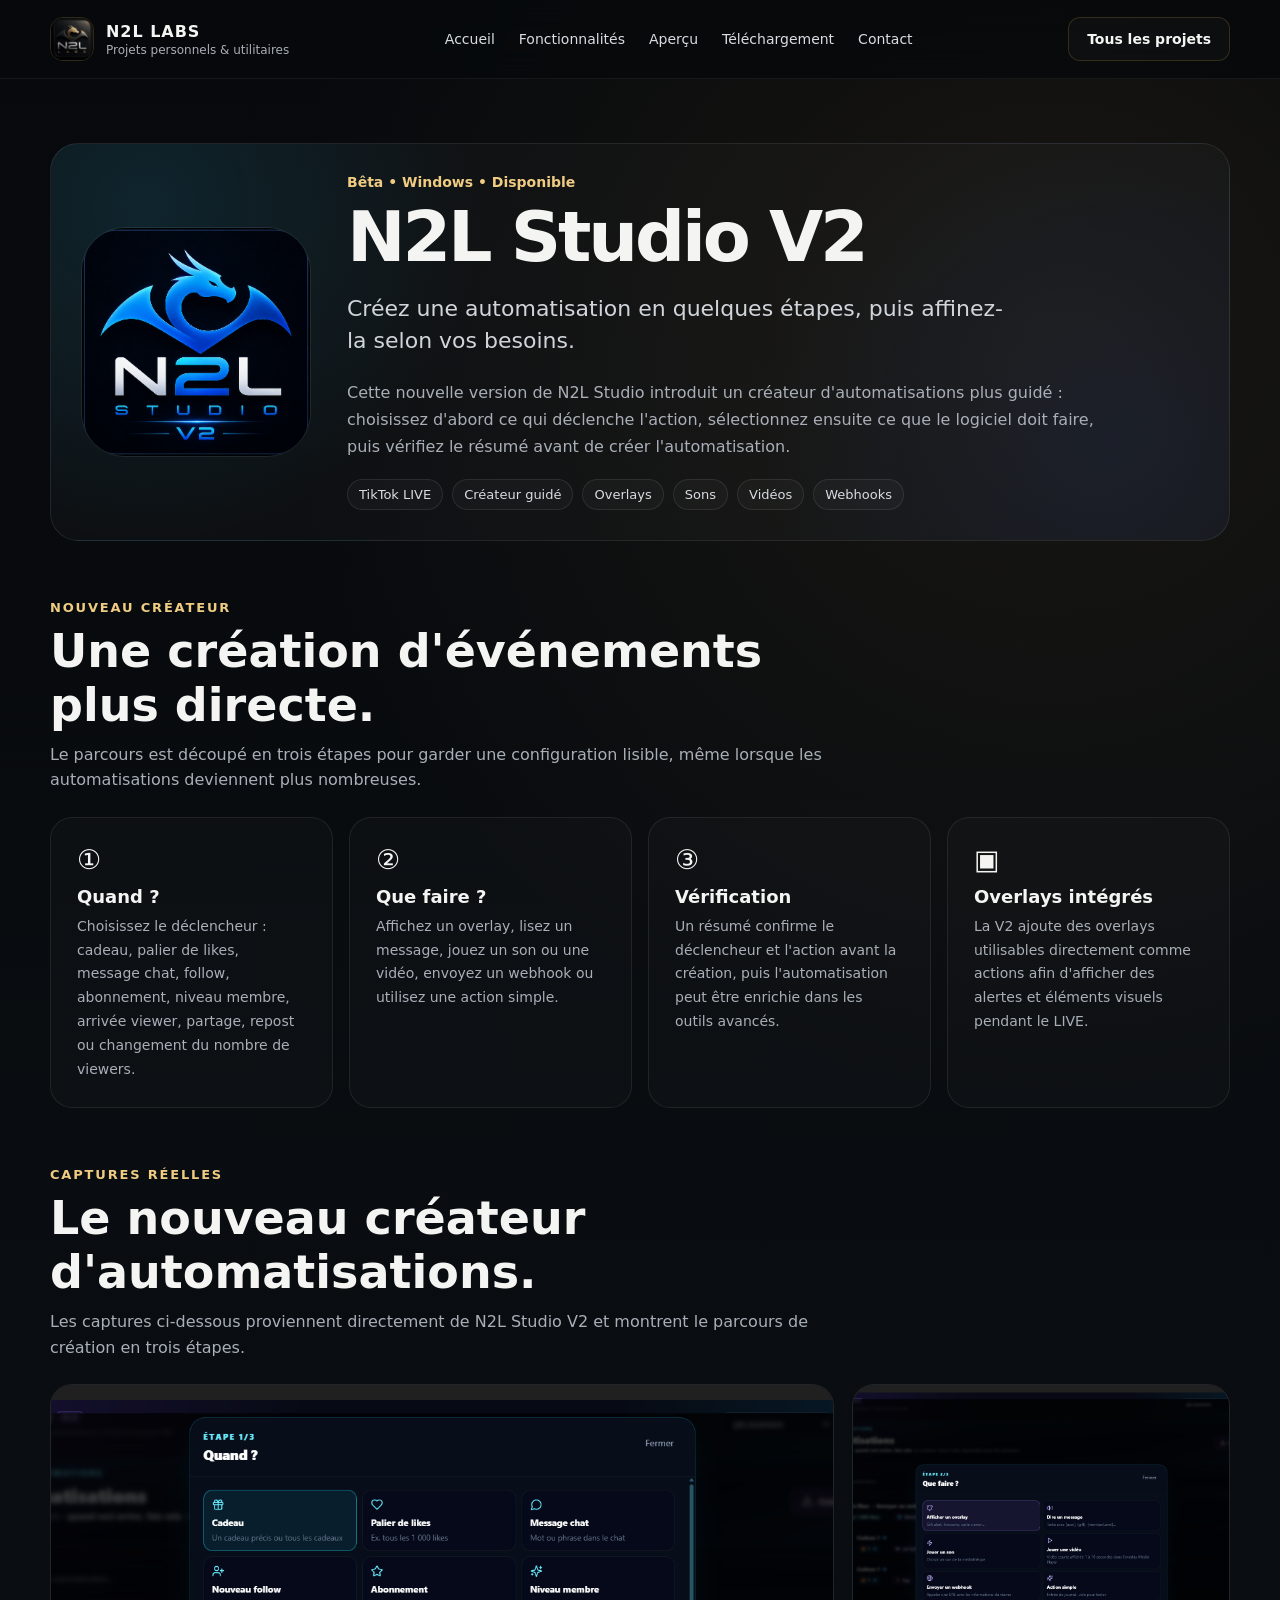
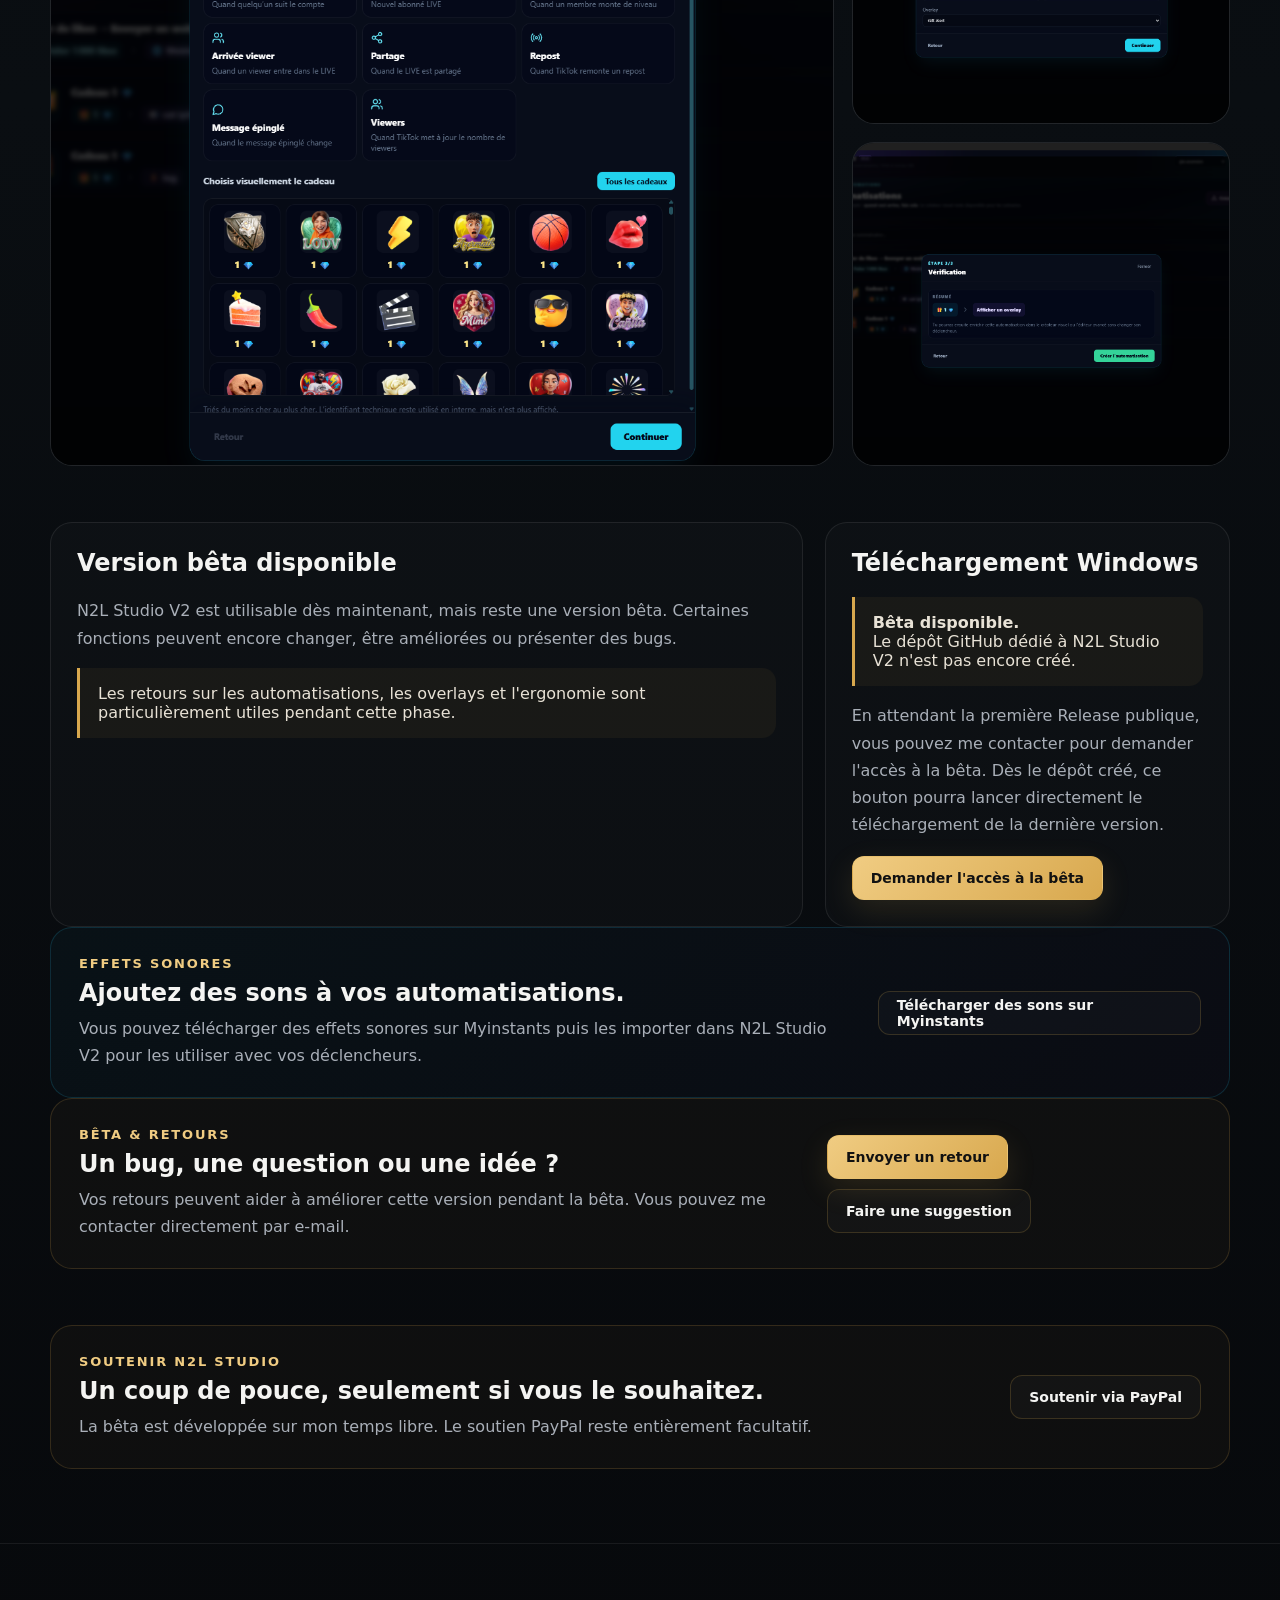
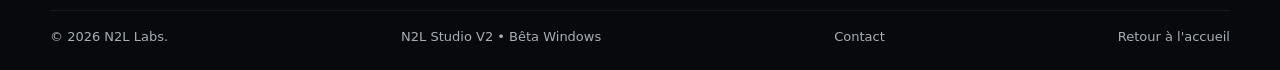
<file: projects/studio-v2.html>
<!doctype html>
<html lang="fr">
<head>
  <meta charset="utf-8">
  <meta name="viewport" content="width=device-width, initial-scale=1">
  <meta name="description" content="N2L Studio V2, application Windows disponible en bêta avec créateur d'automatisations guidé, déclencheurs TikTok LIVE, overlays, sons, vidéos et webhooks.">
  <meta name="theme-color" content="#080b0e">
  <title>N2L Studio V2 | N2L Labs</title>
  <link rel="icon" href="../assets/img/n2l-studio-v2.png">
  <link rel="stylesheet" href="../assets/css/style.css">
</head>
<body>
<header class="site-header">
  <div class="container navbar">
    <a class="brand" href="../index.html"><img class="brand-mark" src="../assets/img/n2l-labs.jpg" alt="Logo N2L Labs"><div class="brand-copy"><strong>N2L LABS</strong><span>Projets personnels & utilitaires</span></div></a>
    <button class="menu-toggle" type="button" aria-expanded="false" aria-label="Ouvrir le menu">Menu</button>
    <nav class="nav-links"><a href="../index.html">Accueil</a><a href="#fonctionnalites">Fonctionnalités</a><a href="#captures">Aperçu</a><a href="#download">Téléchargement</a><a href="#contact">Contact</a></nav>
    <a class="btn btn-secondary" href="../index.html#projets">Tous les projets</a>
  </div>
</header>
<main class="project-page android-project-page v2-project-page">
  <div class="container">
    <section class="project-hero v2-hero">
      <img src="../assets/img/n2l-studio-v2.png" alt="Logo N2L Studio V2">
      <div>
        <div class="status-line">Bêta • Windows • Disponible</div>
        <h1>N2L Studio V2</h1>
        <p class="lead">Créez une automatisation en quelques étapes, puis affinez-la selon vos besoins.</p>
        <p>Cette nouvelle version de N2L Studio introduit un créateur d'automatisations plus guidé : choisissez d'abord ce qui déclenche l'action, sélectionnez ensuite ce que le logiciel doit faire, puis vérifiez le résumé avant de créer l'automatisation.</p>
        <div class="app-pills"><span>TikTok LIVE</span><span>Créateur guidé</span><span>Overlays</span><span>Sons</span><span>Vidéos</span><span>Webhooks</span></div>
      </div>
    </section>

    <section class="project-section" id="fonctionnalites">
      <div class="section-head left-head"><span class="eyebrow">Nouveau créateur</span><h2>Une création d'événements plus directe.</h2><p>Le parcours est découpé en trois étapes pour garder une configuration lisible, même lorsque les automatisations deviennent plus nombreuses.</p></div>
      <div class="feature-cards">
        <article class="content-box feature-box"><div class="feature-icon">①</div><h3>Quand ?</h3><p>Choisissez le déclencheur : cadeau, palier de likes, message chat, follow, abonnement, niveau membre, arrivée viewer, partage, repost ou changement du nombre de viewers.</p></article>
        <article class="content-box feature-box"><div class="feature-icon">②</div><h3>Que faire ?</h3><p>Affichez un overlay, lisez un message, jouez un son ou une vidéo, envoyez un webhook ou utilisez une action simple.</p></article>
        <article class="content-box feature-box"><div class="feature-icon">③</div><h3>Vérification</h3><p>Un résumé confirme le déclencheur et l'action avant la création, puis l'automatisation peut être enrichie dans les outils avancés.</p></article>
        <article class="content-box feature-box"><div class="feature-icon">▣</div><h3>Overlays intégrés</h3><p>La V2 ajoute des overlays utilisables directement comme actions afin d'afficher des alertes et éléments visuels pendant le LIVE.</p></article>
      </div>
    </section>

    <section class="project-section" id="captures">
      <div class="section-head left-head"><span class="eyebrow">Captures réelles</span><h2>Le nouveau créateur d'automatisations.</h2><p>Les captures ci-dessous proviennent directement de N2L Studio V2 et montrent le parcours de création en trois étapes.</p></div>
      <div class="v2-gallery">
        <figure class="screenshot-box"><img src="../assets/img/v2/creation-etape-1.png" alt="Étape 1 du créateur N2L Studio V2 : choix du déclencheur" loading="lazy"><figcaption><strong>Étape 1 — Quand ?</strong> Sélection du déclencheur et, pour les cadeaux, choix visuel dans la bibliothèque.</figcaption></figure>
        <figure class="screenshot-box"><img src="../assets/img/v2/creation-etape-2.png" alt="Étape 2 du créateur N2L Studio V2 : choix de l'action" loading="lazy"><figcaption><strong>Étape 2 — Que faire ?</strong> Choix de l'action : overlay, message, son, vidéo, webhook ou action simple.</figcaption></figure>
        <figure class="screenshot-box"><img src="../assets/img/v2/creation-etape-3.png" alt="Étape 3 du créateur N2L Studio V2 : vérification" loading="lazy"><figcaption><strong>Étape 3 — Vérification</strong> Résumé de l'automatisation avant sa création.</figcaption></figure>
      </div>
    </section>

    <section class="project-section">
      <div class="content-grid android-info-grid">
        <section class="content-box">
          <h2>Version bêta disponible</h2>
          <p>N2L Studio V2 est utilisable dès maintenant, mais reste une version bêta. Certaines fonctions peuvent encore changer, être améliorées ou présenter des bugs.</p>
          <div class="notice">Les retours sur les automatisations, les overlays et l'ergonomie sont particulièrement utiles pendant cette phase.</div>
        </section>
        <aside class="content-box" id="download">
          <h2>Téléchargement Windows</h2>
          <div class="notice"><strong>Bêta disponible.</strong><br>Le dépôt GitHub dédié à N2L Studio V2 n'est pas encore créé.</div>
          <p>En attendant la première Release publique, vous pouvez me contacter pour demander l'accès à la bêta. Dès le dépôt créé, ce bouton pourra lancer directement le téléchargement de la dernière version.</p>
          <div class="download-actions"><a class="btn btn-primary" href="mailto:n2l.laboratoir@gmail.com?subject=Accès%20bêta%20-%20N2L%20Studio%20V2">Demander l'accès à la bêta</a></div>
        </aside>
      </div>
    </section>

    <section class="project-section resource-strip">
      <div>
        <div class="eyebrow">Effets sonores</div>
        <h2>Ajoutez des sons à vos automatisations.</h2>
        <p>Vous pouvez télécharger des effets sonores sur Myinstants puis les importer dans N2L Studio V2 pour les utiliser avec vos déclencheurs.</p>
      </div>
      <a class="btn btn-secondary" href="https://www.myinstants.com/fr/index/fr/" target="_blank" rel="noopener noreferrer">Télécharger des sons sur Myinstants</a>
    </section>

    <section class="project-section contact-strip" id="contact">
      <div>
        <div class="eyebrow">Bêta & retours</div>
        <h2>Un bug, une question ou une idée ?</h2>
        <p>Vos retours peuvent aider à améliorer cette version pendant la bêta. Vous pouvez me contacter directement par e-mail.</p>
      </div>
      <div class="contact-actions">
        <a class="btn btn-primary" href="mailto:n2l.laboratoir@gmail.com?subject=Retour%20bêta%20-%20N2L%20Studio%20V2">Envoyer un retour</a>
        <a class="btn btn-secondary" href="mailto:n2l.laboratoir@gmail.com?subject=Suggestion%20-%20N2L%20Studio%20V2">Faire une suggestion</a>
      </div>
    </section>

    <section class="project-section support-strip">
      <div><div class="eyebrow">Soutenir N2L Studio</div><h2>Un coup de pouce, seulement si vous le souhaitez.</h2><p>La bêta est développée sur mon temps libre. Le soutien PayPal reste entièrement facultatif.</p></div>
      <a class="btn btn-secondary" href="https://paypal.me/N2LStudio" target="_blank" rel="noopener noreferrer">Soutenir via PayPal</a>
    </section>
  </div>
</main>
<footer><div class="container"><div class="footer-bottom"><span>© <span data-year></span> N2L Labs.</span><span>N2L Studio V2 • Bêta Windows</span><a href="mailto:n2l.laboratoir@gmail.com">Contact</a><a href="../index.html">Retour à l'accueil</a></div></div></footer>
<script src="../assets/js/main.js"></script>
</body>
</html>
</file>
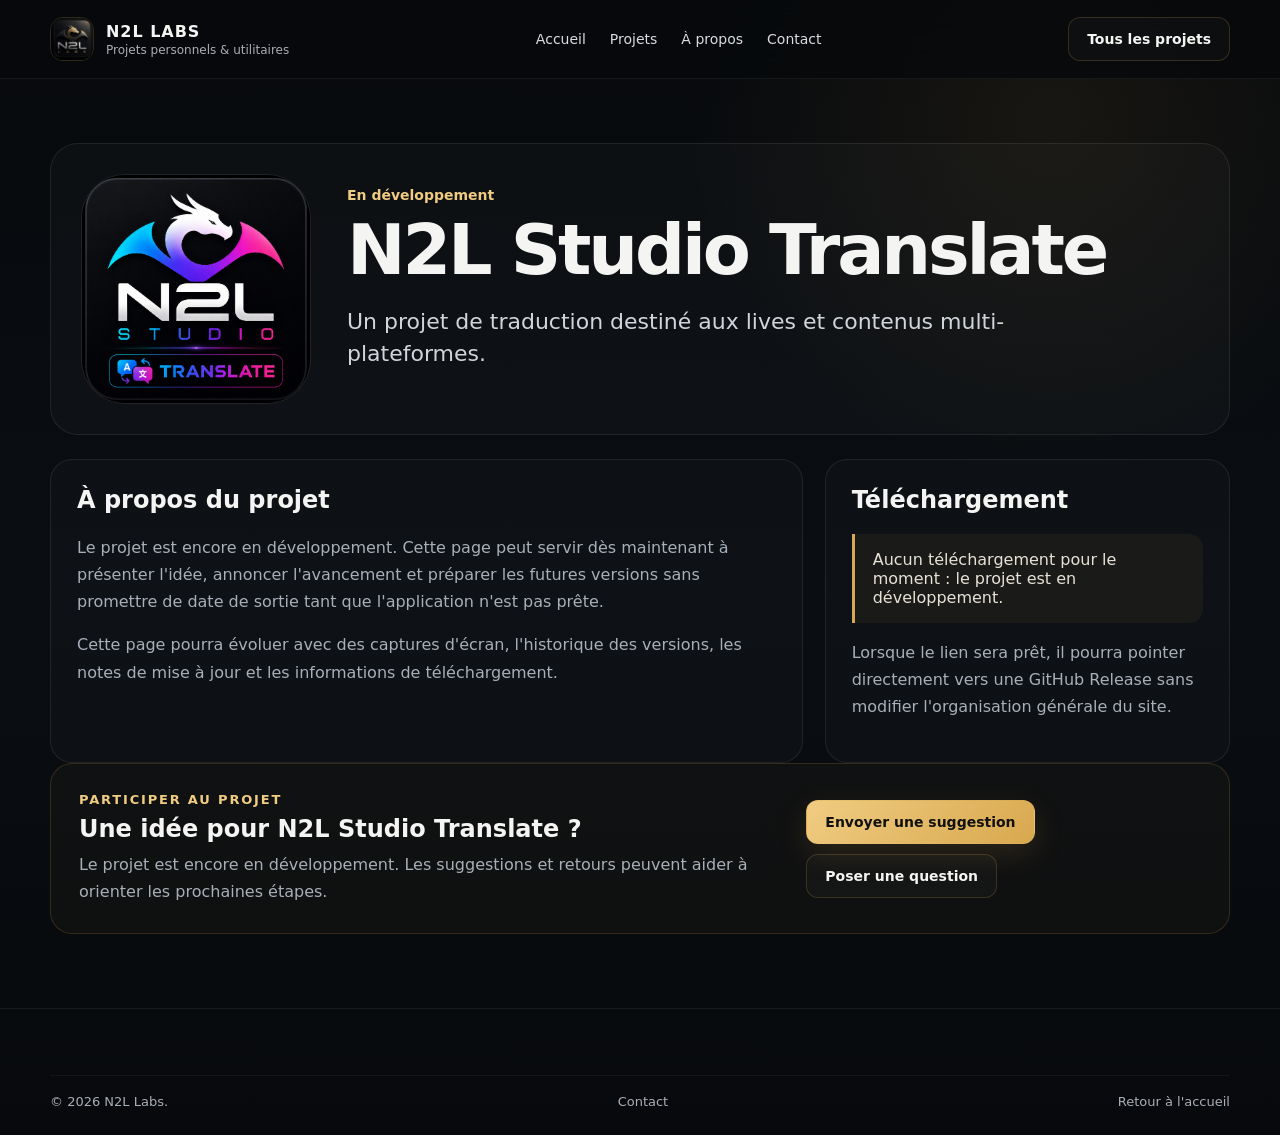
<file: projects/translate.html>
<!doctype html>
<html lang="fr">
<head>
  <meta charset="utf-8">
  <meta name="viewport" content="width=device-width, initial-scale=1">
  <meta name="description" content="N2L Studio Translate - projet N2L Labs.">
  <meta name="theme-color" content="#080b0e">
  <title>N2L Studio Translate | N2L Labs</title>
  <link rel="stylesheet" href="../assets/css/style.css">
</head>
<body>
<header class="site-header">
  <div class="container navbar">
    <a class="brand" href="../index.html"><img class="brand-mark" src="../assets/img/n2l-labs.jpg" alt="Logo N2L Labs"><div class="brand-copy"><strong>N2L LABS</strong><span>Projets personnels & utilitaires</span></div></a>
    <button class="menu-toggle" type="button" aria-expanded="false" aria-label="Ouvrir le menu">Menu</button>
    <nav class="nav-links"><a href="../index.html">Accueil</a><a href="../index.html#projets">Projets</a><a href="../index.html#apropos">À propos</a><a href="#contact">Contact</a></nav>
    <a class="btn btn-secondary" href="../index.html#projets">Tous les projets</a>
  </div>
</header>
<main class="project-page">
  <div class="container">
    <section class="project-hero">
      <img src="../assets/img/n2l-studio-translate.png" alt="Logo N2L Studio Translate">
      <div>
        <div class="status-line">En développement</div>
        <h1>N2L Studio Translate</h1>
        <p class="lead">Un projet de traduction destiné aux lives et contenus multi-plateformes.</p>
      </div>
    </section>
    <div class="content-grid">
      <section class="content-box">
        <h2>À propos du projet</h2>
        <p>Le projet est encore en développement. Cette page peut servir dès maintenant à présenter l'idée, annoncer l'avancement et préparer les futures versions sans promettre de date de sortie tant que l'application n'est pas prête.</p>
        <p>Cette page pourra évoluer avec des captures d'écran, l'historique des versions, les notes de mise à jour et les informations de téléchargement.</p>
      </section>
      <aside class="content-box" id="download">
        <h2>Téléchargement</h2>
        <div class="notice">Aucun téléchargement pour le moment : le projet est en développement.</div>
        <p>Lorsque le lien sera prêt, il pourra pointer directement vers une GitHub Release sans modifier l'organisation générale du site.</p>
      </aside>
    </div>

    <section class="project-section contact-strip" id="contact">
      <div>
        <div class="eyebrow">Participer au projet</div>
        <h2>Une idée pour N2L Studio Translate ?</h2>
        <p>Le projet est encore en développement. Les suggestions et retours peuvent aider à orienter les prochaines étapes.</p>
      </div>
      <div class="contact-actions">
        <a class="btn btn-primary" href="mailto:n2l.laboratoir@gmail.com?subject=Suggestion%20-%20N2L%20Studio%20Translate">Envoyer une suggestion</a>
        <a class="btn btn-secondary" href="mailto:n2l.laboratoir@gmail.com?subject=Question%20-%20N2L%20Studio%20Translate">Poser une question</a>
      </div>
    </section>
  </div>
</main>
<footer><div class="container"><div class="footer-bottom"><span>© <span data-year></span> N2L Labs.</span><a href="mailto:n2l.laboratoir@gmail.com">Contact</a><a href="../index.html">Retour à l'accueil</a></div></div></footer>
<script src="../assets/js/main.js"></script>
</body>
</html>
</file>
<file: assets/css/style.css>
:root {
  --bg: #080b0e;
  --bg-soft: #0d1116;
  --panel: #10151b;
  --panel-2: #131922;
  --text: #f4f4f2;
  --muted: #a9afb8;
  --border: rgba(216, 168, 78, 0.2);
  --gold: #d8a84e;
  --gold-2: #f0cc82;
  --cyan: #20c7f3;
  --violet: #8153ff;
  --pink: #f337ba;
  --green: #64c64c;
  --radius: 22px;
  --shadow: 0 18px 60px rgba(0,0,0,.32);
}

* { box-sizing: border-box; }
html { scroll-behavior: smooth; }
body {
  margin: 0;
  font-family: Inter, ui-sans-serif, system-ui, -apple-system, BlinkMacSystemFont, "Segoe UI", sans-serif;
  color: var(--text);
  background:
    radial-gradient(circle at 82% 10%, rgba(216,168,78,.08), transparent 25%),
    linear-gradient(180deg, #07090c 0%, #0a0e12 52%, #07090c 100%);
  min-height: 100vh;
}
a { color: inherit; text-decoration: none; }
img { display: block; max-width: 100%; }
button, a { -webkit-tap-highlight-color: transparent; }

.container { width: min(1180px, calc(100% - 36px)); margin: 0 auto; }
.site-header {
  position: sticky; top: 0; z-index: 30;
  backdrop-filter: blur(16px);
  background: rgba(7,9,12,.82);
  border-bottom: 1px solid rgba(255,255,255,.06);
}
.navbar { min-height: 78px; display: flex; align-items: center; justify-content: space-between; gap: 24px; }
.brand { display: flex; align-items: center; gap: 12px; min-width: max-content; }
.brand-mark { width: 44px; height: 44px; border-radius: 13px; object-fit: cover; border: 1px solid var(--border); }
.brand-copy strong { display: block; letter-spacing: .06em; }
.brand-copy span { display: block; font-size: 12px; color: var(--muted); margin-top: 2px; }
.nav-links { display: flex; align-items: center; gap: 24px; color: #d9dce1; font-size: 14px; }
.nav-links a:hover, .nav-links a:focus-visible { color: var(--gold-2); }
.menu-toggle { display: none; background: transparent; color: var(--text); border: 1px solid rgba(255,255,255,.12); border-radius: 12px; padding: 9px 12px; }

.btn { display: inline-flex; align-items: center; justify-content: center; gap: 9px; min-height: 44px; padding: 0 18px; border-radius: 12px; border: 1px solid var(--border); font-weight: 600; font-size: 14px; transition: .2s ease; }
.btn:hover { transform: translateY(-1px); }
.btn-primary { color: #111; background: linear-gradient(135deg, var(--gold-2), var(--gold)); box-shadow: 0 10px 30px rgba(216,168,78,.14); }
.btn-secondary { background: rgba(255,255,255,.025); color: var(--text); }
.btn-disabled { opacity: .58; cursor: not-allowed; pointer-events: none; }

.hero { padding: 72px 0 54px; border-bottom: 1px solid rgba(255,255,255,.06); }
.hero-grid { display: grid; grid-template-columns: 1.08fr .92fr; align-items: center; gap: 54px; }
.eyebrow { color: var(--gold-2); font-size: 13px; letter-spacing: .14em; text-transform: uppercase; font-weight: 700; }
h1 { margin: 14px 0 18px; font-size: clamp(45px, 7vw, 84px); line-height: .96; letter-spacing: -.045em; }
.gold { color: var(--gold-2); }
.lead { max-width: 660px; color: #d1d5db; font-size: clamp(18px, 2vw, 22px); line-height: 1.45; }
.hero-copy p:not(.lead) { color: var(--muted); line-height: 1.75; max-width: 680px; }
.hero-actions { display: flex; flex-wrap: wrap; gap: 12px; margin-top: 28px; }
.hero-visual { position: relative; display: grid; place-items: center; }
.hero-logo-wrap { width: min(100%, 470px); padding: 18px; border-radius: 42px; background: radial-gradient(circle at 50% 20%, rgba(216,168,78,.11), rgba(255,255,255,.015) 55%, transparent 70%); }
.hero-logo { border-radius: 32px; box-shadow: var(--shadow); border: 1px solid var(--border); }

.traits { margin-top: 40px; display: grid; grid-template-columns: repeat(3, 1fr); gap: 12px; }
.trait { padding: 16px; border-top: 1px solid rgba(216,168,78,.32); }
.trait strong { display: block; margin-bottom: 6px; }
.trait span { color: var(--muted); font-size: 13px; line-height: 1.45; }

.section { padding: 68px 0; }
.section-head { text-align: center; max-width: 720px; margin: 0 auto 34px; }
.section-head h2 { margin: 0 0 10px; font-size: clamp(30px, 4vw, 46px); }
.section-head p { margin: 0; color: var(--muted); line-height: 1.6; }
.projects { display: grid; grid-template-columns: repeat(3, 1fr); gap: 18px; }
.project-card { position: relative; border: 1px solid rgba(255,255,255,.09); border-radius: var(--radius); padding: 22px; background: linear-gradient(180deg, rgba(255,255,255,.035), rgba(255,255,255,.016)); min-height: 100%; box-shadow: inset 0 1px 0 rgba(255,255,255,.025); }
.project-card:hover { border-color: rgba(216,168,78,.3); }
.project-logo { width: 150px; aspect-ratio: 1; object-fit: cover; border-radius: 30px; margin-bottom: 20px; border: 1px solid rgba(255,255,255,.08); }
.project-card h3 { font-size: 24px; margin: 0 0 9px; }
.project-card p { color: var(--muted); line-height: 1.65; min-height: 82px; }
.badge { position: absolute; right: 18px; top: 18px; border-radius: 999px; padding: 6px 9px; font-size: 12px; font-weight: 700; }
.badge-live { color: #bff3b4; background: rgba(80,170,67,.16); border: 1px solid rgba(100,198,76,.25); }
.badge-dev { color: #f5b8ea; background: rgba(243,55,186,.12); border: 1px solid rgba(243,55,186,.2); }
.feature-list { list-style: none; margin: 20px 0 26px; padding: 0; color: #d8dbe1; }
.feature-list li { display: flex; gap: 10px; margin: 11px 0; font-size: 14px; }
.feature-list li::before { content: "✓"; color: var(--gold-2); font-weight: 800; }
.project-card .btn { width: 100%; }

.about-grid { display: grid; grid-template-columns: repeat(3,1fr); border: 1px solid rgba(255,255,255,.08); border-radius: var(--radius); overflow: hidden; background: rgba(255,255,255,.018); }
.about-panel { padding: 28px; }
.about-panel + .about-panel { border-left: 1px solid rgba(255,255,255,.08); }
.about-panel h3 { margin-top: 0; }
.about-panel p, .about-panel li { color: var(--muted); line-height: 1.65; }
.about-panel ul { padding-left: 18px; }

.project-page { padding: 64px 0 74px; }
.project-hero { display: grid; grid-template-columns: 230px 1fr; gap: 36px; align-items: center; padding: 30px; border: 1px solid rgba(255,255,255,.08); border-radius: 28px; background: rgba(255,255,255,.022); }
.project-hero img { width: 230px; border-radius: 44px; border: 1px solid rgba(255,255,255,.08); }
.project-hero h1 { font-size: clamp(40px, 6vw, 70px); margin-bottom: 14px; }
.project-hero .status-line { color: var(--gold-2); font-size: 14px; font-weight: 700; }
.content-grid { display: grid; grid-template-columns: 1.3fr .7fr; gap: 22px; margin-top: 24px; }
.content-box { border: 1px solid rgba(255,255,255,.08); border-radius: 22px; padding: 26px; background: rgba(255,255,255,.018); }
.content-box h2 { margin-top: 0; }
.content-box p, .content-box li { color: var(--muted); line-height: 1.7; }
.notice { border-left: 3px solid var(--gold); background: rgba(216,168,78,.06); padding: 16px 18px; border-radius: 0 14px 14px 0; color: #e8e2d6; }

footer { padding: 38px 0 26px; border-top: 1px solid rgba(255,255,255,.07); color: var(--muted); }
.footer-grid { display: grid; grid-template-columns: 1.4fr 1fr 1fr; gap: 28px; }
.footer-title { color: var(--text); margin-bottom: 10px; font-weight: 700; }
.footer-links { display: grid; gap: 8px; font-size: 14px; }
.footer-bottom { margin-top: 28px; padding-top: 18px; border-top: 1px solid rgba(255,255,255,.06); font-size: 13px; display: flex; justify-content: space-between; gap: 20px; flex-wrap: wrap; }

@media (max-width: 900px) {
  .hero-grid, .content-grid { grid-template-columns: 1fr; }
  .hero-visual { order: -1; }
  .hero-logo-wrap { width: min(76vw, 390px); }
  .projects { grid-template-columns: 1fr 1fr; }
  .projects .project-card:last-child { grid-column: 1 / -1; }
  .about-grid { grid-template-columns: 1fr; }
  .about-panel + .about-panel { border-left: 0; border-top: 1px solid rgba(255,255,255,.08); }
  .project-hero { grid-template-columns: 180px 1fr; }
  .project-hero img { width: 180px; }
}

@media (max-width: 700px) {
  .container { width: min(100% - 24px, 1180px); }
  .menu-toggle { display: inline-flex; }
  .nav-links { display: none; position: absolute; top: 78px; left: 12px; right: 12px; padding: 18px; background: #0b0f13; border: 1px solid rgba(255,255,255,.08); border-radius: 16px; flex-direction: column; align-items: stretch; }
  .nav-links.open { display: flex; }
  .navbar > .btn { display: none; }
  .hero { padding-top: 34px; }
  .hero-grid { gap: 28px; }
  .traits { grid-template-columns: 1fr; }
  .projects { grid-template-columns: 1fr; }
  .projects .project-card:last-child { grid-column: auto; }
  .project-card p { min-height: auto; }
  .project-hero { grid-template-columns: 1fr; text-align: center; }
  .project-hero img { width: min(220px, 70vw); margin: 0 auto; }
  .footer-grid { grid-template-columns: 1fr; }
}

/* N2L Studio Android */
.android-project-page .project-hero p:not(.lead) { color: var(--muted); line-height: 1.7; max-width: 760px; }
.android-hero { background: radial-gradient(circle at 8% 15%, rgba(32,199,243,.08), transparent 28%), radial-gradient(circle at 88% 80%, rgba(243,55,186,.07), transparent 30%), rgba(255,255,255,.022); }
.app-pills { display: flex; flex-wrap: wrap; gap: 9px; margin-top: 18px; }
.app-pills span { padding: 7px 11px; border-radius: 999px; border: 1px solid rgba(255,255,255,.09); background: rgba(255,255,255,.026); color: #d9dce1; font-size: 13px; }
.project-section { padding-top: 56px; }
.left-head { text-align: left; max-width: 800px; margin: 0 0 24px; }
.left-head h2 { margin-top: 8px; }
.feature-cards { display: grid; grid-template-columns: repeat(4, 1fr); gap: 16px; }
.feature-box { min-height: 100%; }
.feature-box h3 { margin: 11px 0 8px; font-size: 18px; }
.feature-box p { margin: 0; font-size: 14px; }
.feature-icon { font-size: 27px; }
.mini-badge { display: inline-block; margin-left: 6px; padding: 3px 7px; border-radius: 999px; font-size: 11px; vertical-align: middle; color: #f5b8ea; background: rgba(243,55,186,.12); border: 1px solid rgba(243,55,186,.2); }
.android-gallery { display: grid; grid-template-columns: repeat(2, minmax(0,1fr)); gap: 18px; }
.screenshot-box { margin: 0; overflow: hidden; border: 1px solid rgba(255,255,255,.08); border-radius: 22px; background: rgba(255,255,255,.018); }
.screenshot-box img { width: 100%; aspect-ratio: 16/10; object-fit: cover; object-position: top; }
.screenshot-box figcaption { padding: 14px 16px 16px; color: var(--muted); font-size: 14px; }
.android-info-grid { margin-top: 0; }
.download-actions { margin-top: 18px; }
.support-strip { display: flex; align-items: center; justify-content: space-between; gap: 28px; padding: 28px; margin-top: 56px; border: 1px solid rgba(216,168,78,.18); border-radius: 22px; background: rgba(216,168,78,.035); }
.support-strip h2 { margin: 8px 0 9px; }
.support-strip p { margin: 0; color: var(--muted); line-height: 1.65; max-width: 760px; }

@media (max-width: 1000px) {
  .feature-cards { grid-template-columns: repeat(2, 1fr); }
}
@media (max-width: 700px) {
  .feature-cards, .android-gallery { grid-template-columns: 1fr; }
  .support-strip { align-items: stretch; flex-direction: column; }
  .support-strip .btn { width: 100%; }
}

/* N2L Studio Lite */
.lite-gallery { grid-template-columns: repeat(2, minmax(0, 1fr)); }
.lite-gallery .screenshot-box:first-child { grid-column: 1 / -1; }
.lite-gallery .screenshot-box img { aspect-ratio: 16 / 8.6; object-fit: cover; object-position: top left; }
@media (max-width: 700px) {
  .lite-gallery { grid-template-columns: 1fr; }
  .lite-gallery .screenshot-box:first-child { grid-column: auto; }
}


/* Contact & activation */
.contact-strip, .license-strip {
  display: flex; align-items: center; justify-content: space-between; gap: 28px;
  padding: 28px; border: 1px solid rgba(216,168,78,.18); border-radius: 22px;
  background: rgba(216,168,78,.035);
}
.contact-strip h2, .license-strip h2 { margin: 8px 0 9px; }
.contact-strip p, .license-strip p { margin: 0; color: var(--muted); line-height: 1.65; max-width: 760px; }
.contact-actions { display: flex; flex-wrap: wrap; gap: 10px; align-items: center; }
.license-strip { align-items: flex-start; background: rgba(255,255,255,.018); border-color: rgba(255,255,255,.09); }
.license-strip > div:first-child { flex: 1; }
.license-strip .notice { margin-top: 16px; }
@media (max-width: 700px) {
  .contact-strip, .license-strip { flex-direction: column; align-items: stretch; }
  .contact-actions { flex-direction: column; align-items: stretch; }
  .contact-actions .btn { width: 100%; }
}


/* N2L Studio V2 + ressources */
.badge-beta { color: #aeeeff; background: rgba(32,199,243,.12); border: 1px solid rgba(32,199,243,.26); }
.resource-strip {
  display: flex; align-items: center; justify-content: space-between; gap: 28px;
  padding: 28px; border: 1px solid rgba(32,199,243,.16); border-radius: 22px;
  background: linear-gradient(135deg, rgba(32,199,243,.035), rgba(129,83,255,.025));
}
.resource-strip h2 { margin: 8px 0 9px; }
.resource-strip p { margin: 0; color: var(--muted); line-height: 1.65; max-width: 780px; }
.v2-hero { background: radial-gradient(circle at 8% 15%, rgba(32,199,243,.12), transparent 30%), radial-gradient(circle at 90% 75%, rgba(33,91,255,.08), transparent 32%), rgba(255,255,255,.022); }
.v2-gallery { display: grid; grid-template-columns: 1.35fr .65fr; gap: 18px; }
.v2-gallery .screenshot-box:first-child { grid-row: span 2; }
.v2-gallery .screenshot-box img { width: 100%; height: 100%; min-height: 260px; object-fit: cover; object-position: top center; }
@media (min-width: 1001px) { .projects { grid-template-columns: repeat(4, 1fr); } .project-logo { width: 132px; } .project-card h3 { font-size: 21px; } }
@media (max-width: 1000px) { .projects { grid-template-columns: repeat(2, 1fr); } .projects .project-card:last-child { grid-column: auto; } }
@media (max-width: 700px) { .resource-strip { flex-direction: column; align-items: stretch; } .resource-strip .btn { width: 100%; } .v2-gallery { grid-template-columns: 1fr; } .v2-gallery .screenshot-box:first-child { grid-row: auto; } }
</file>
